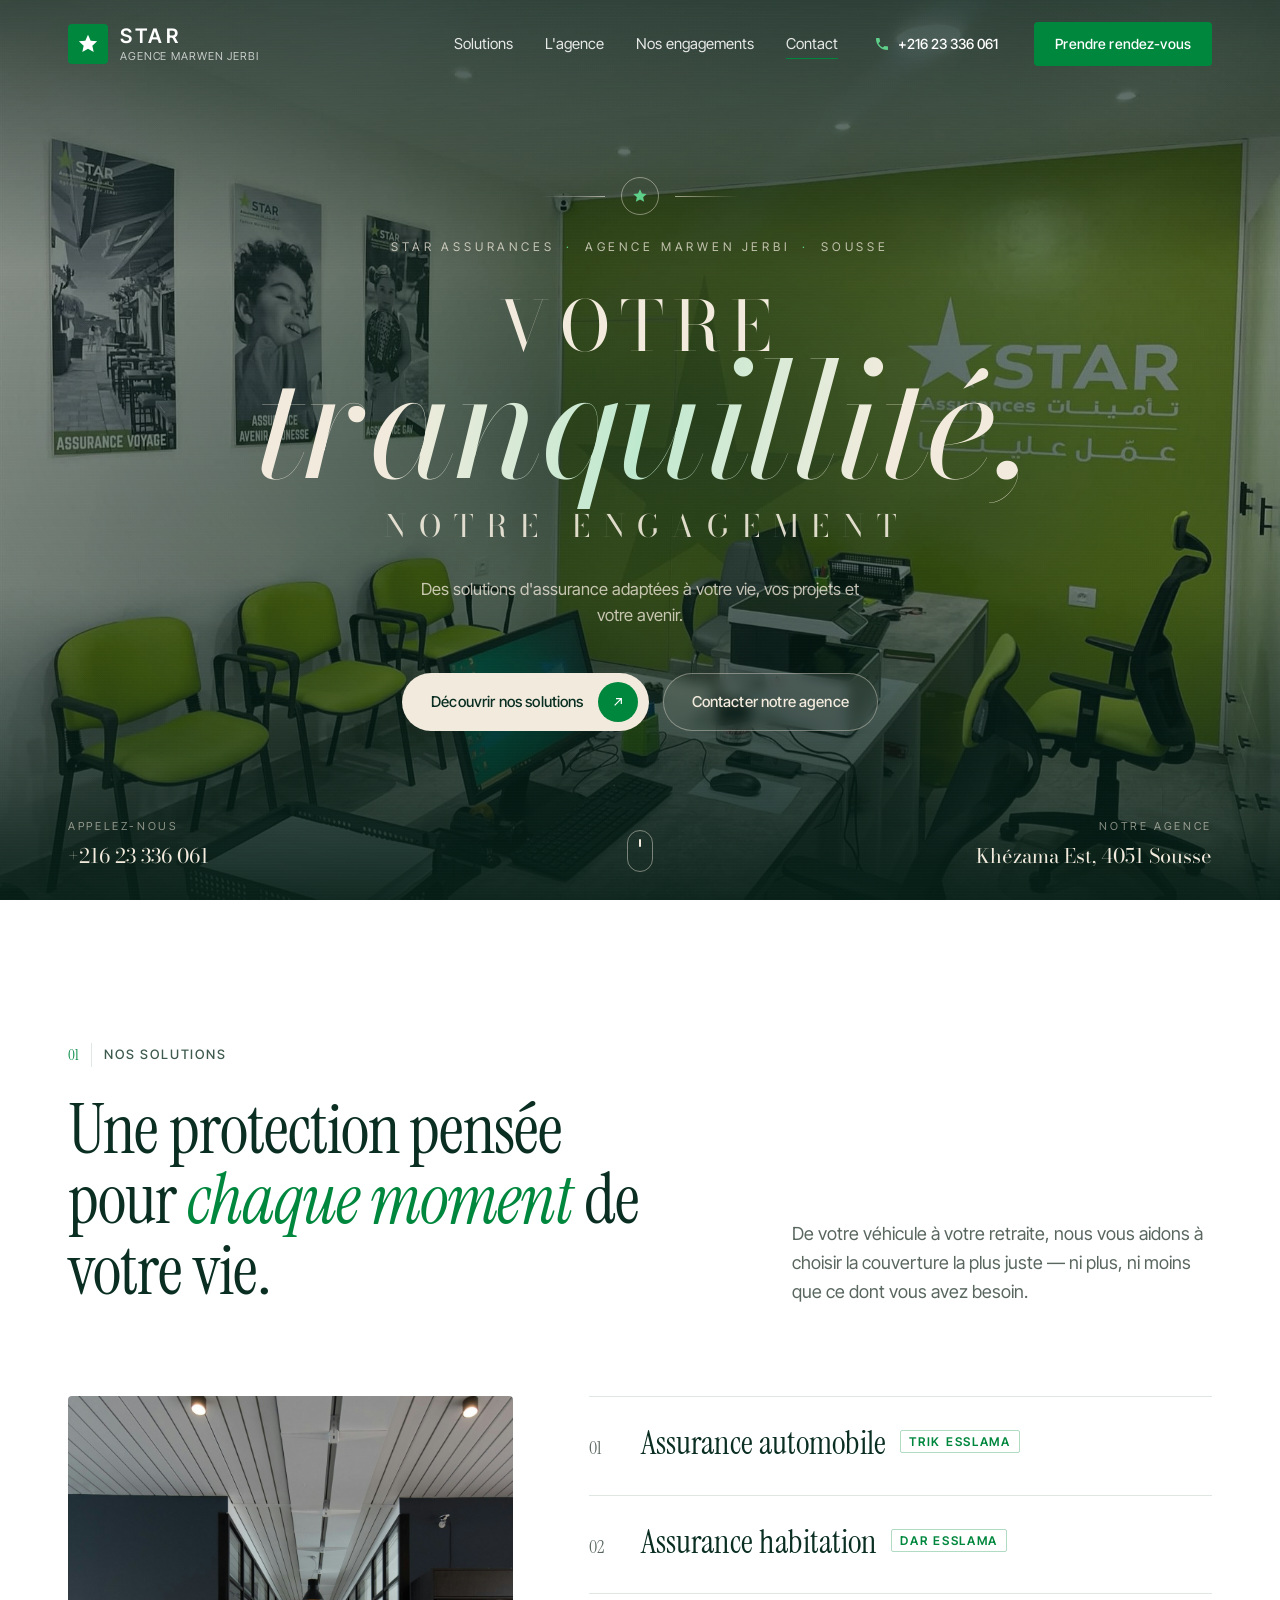
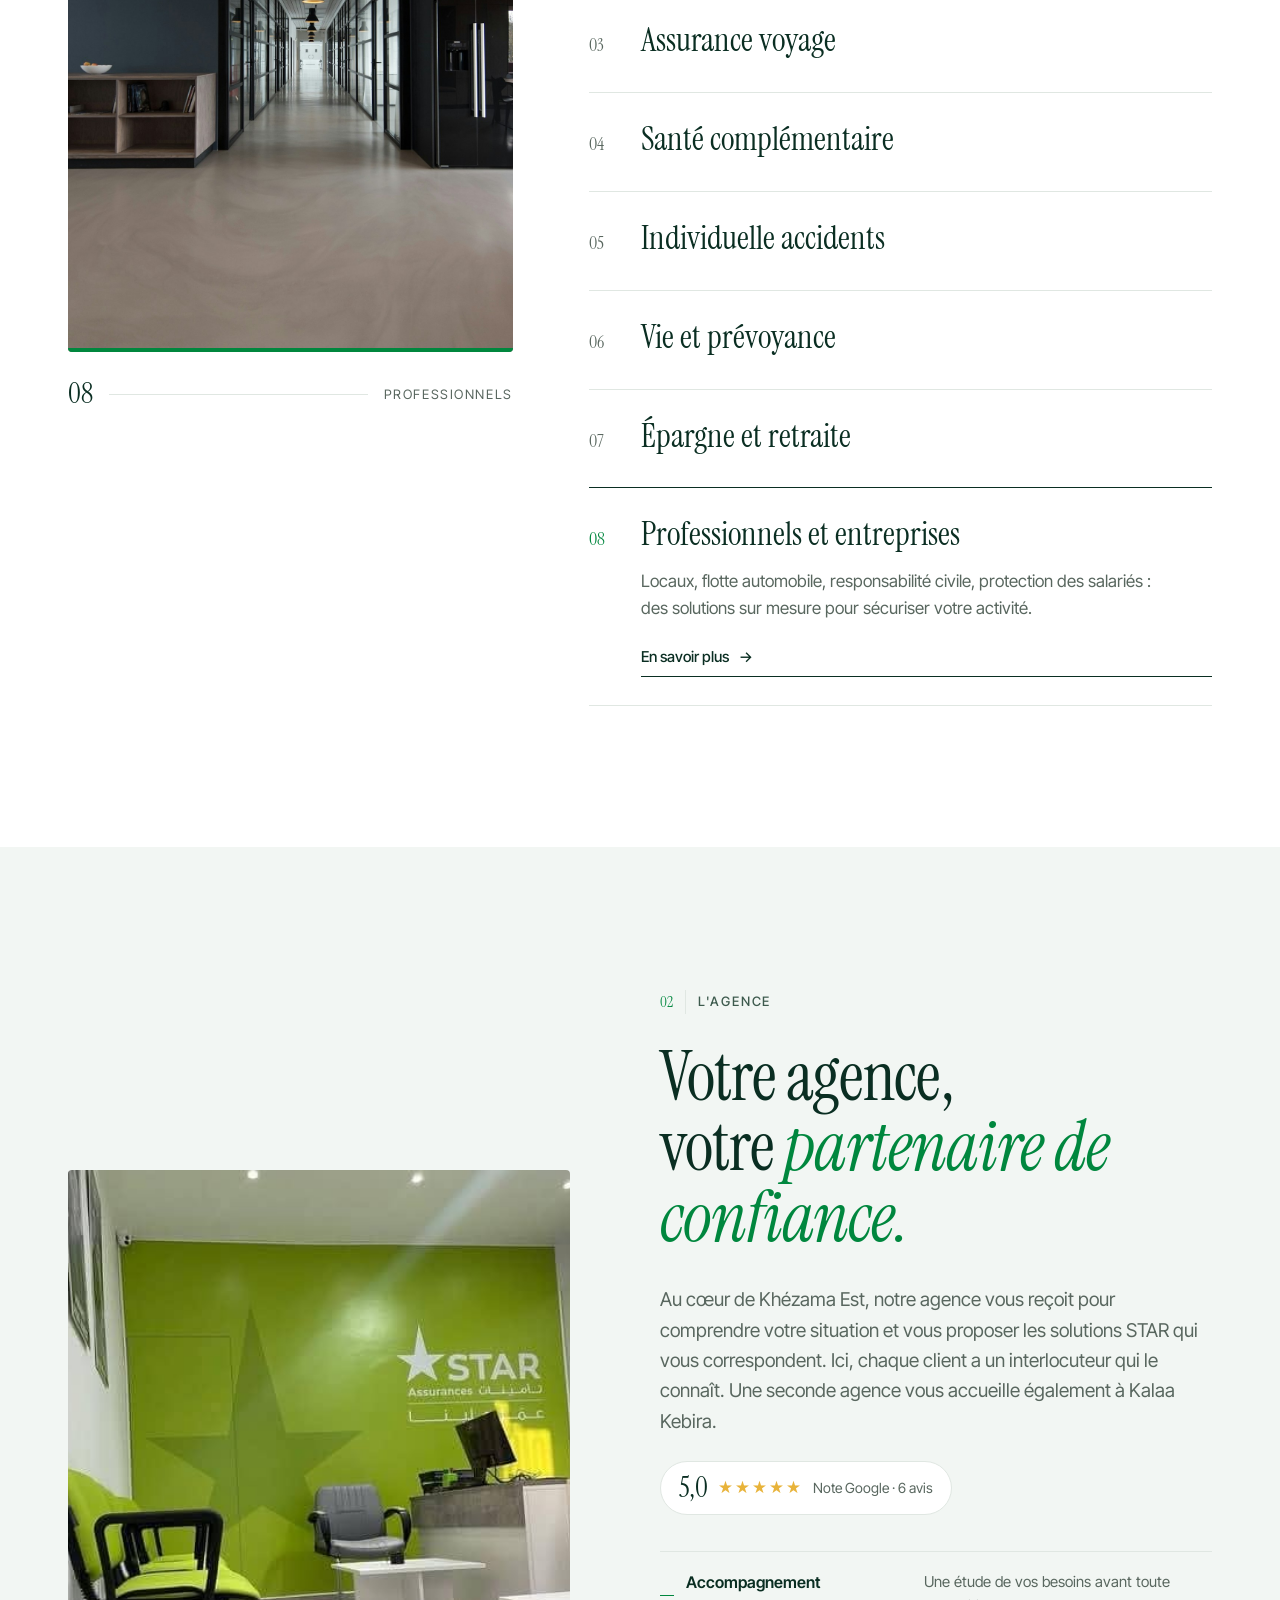
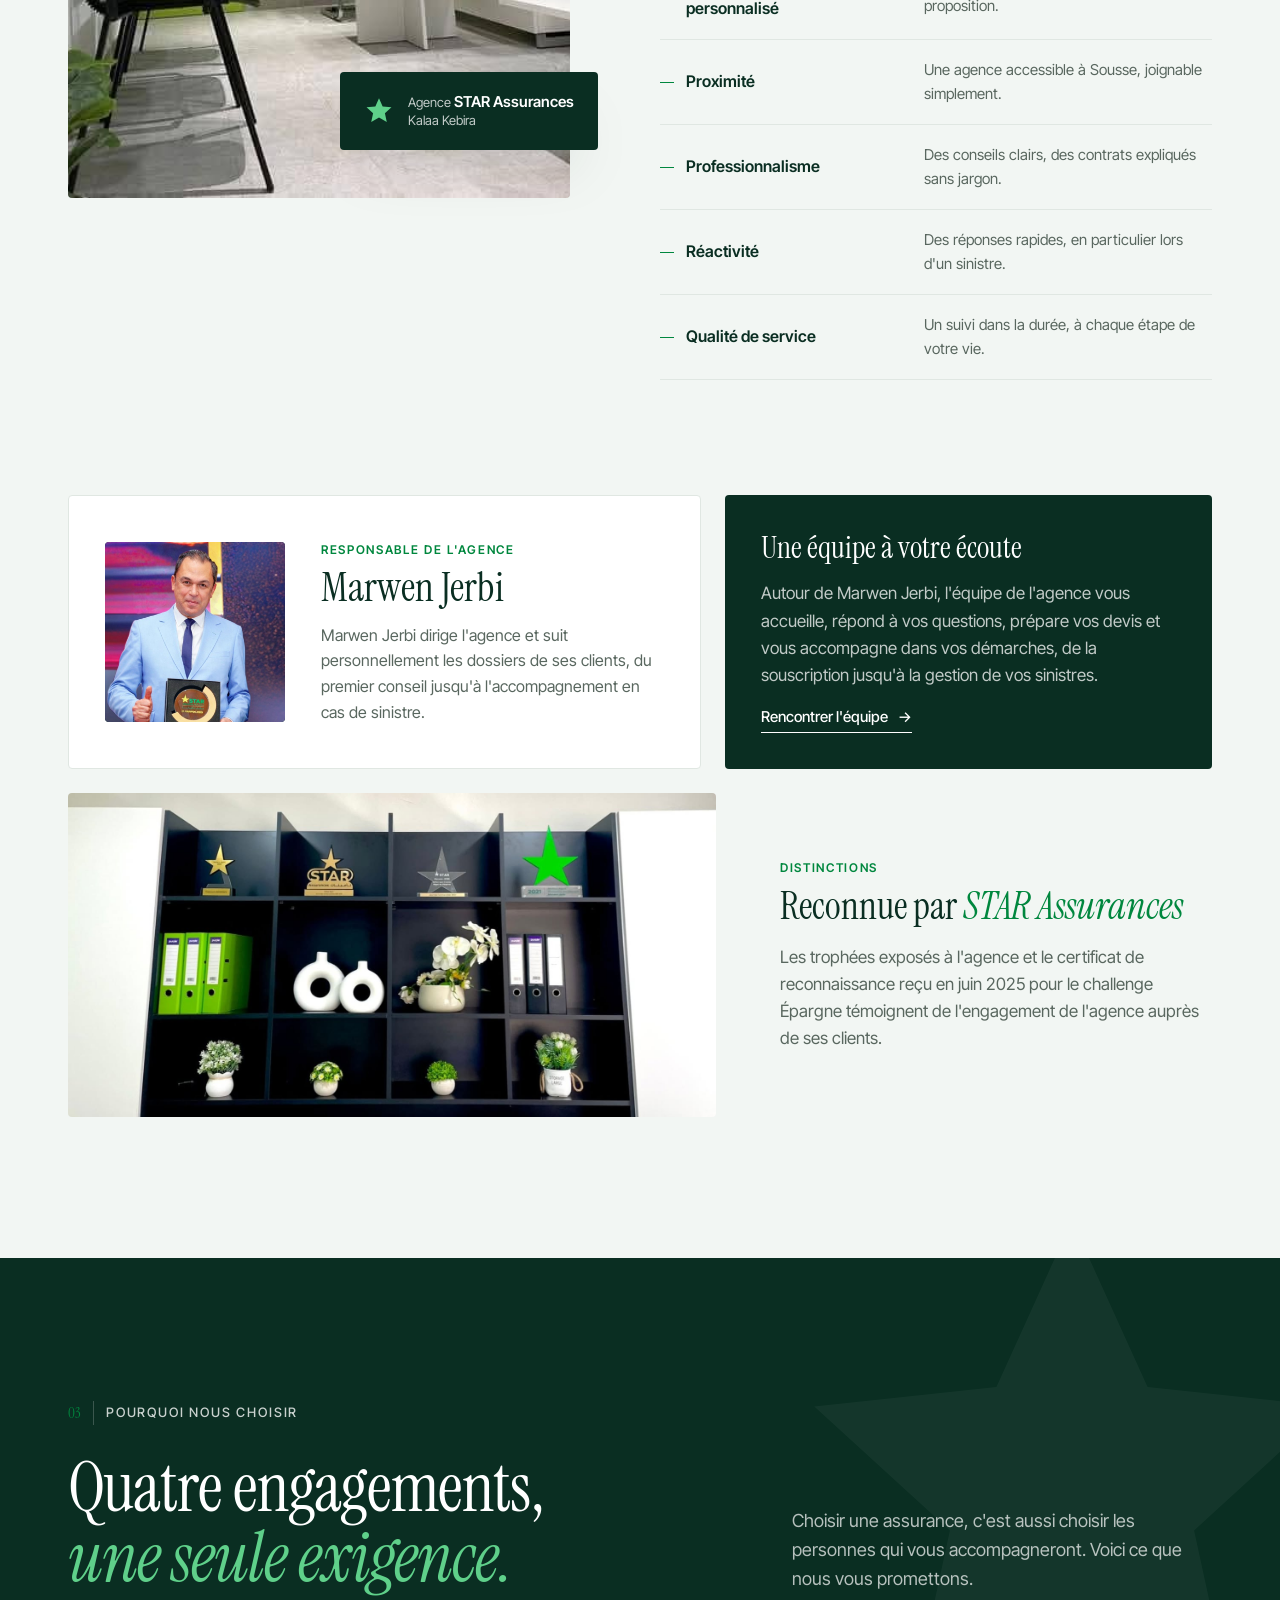
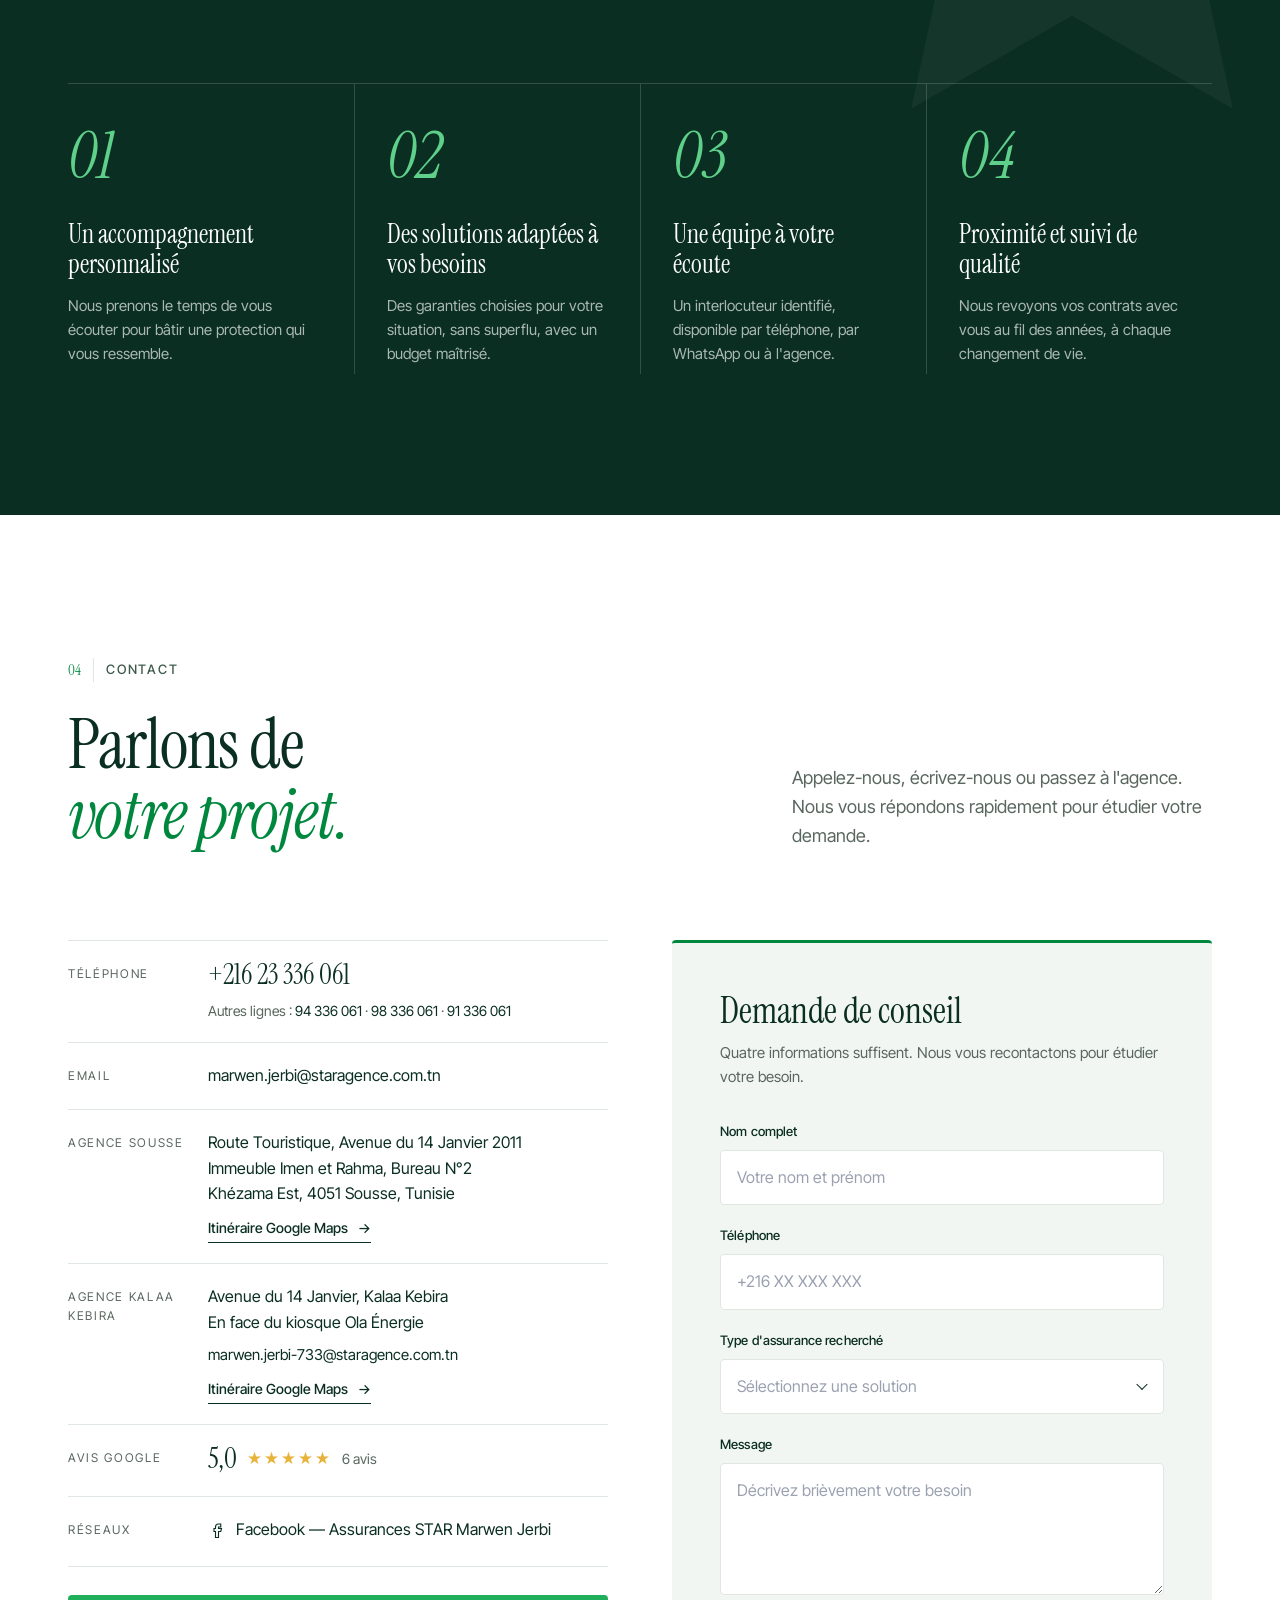
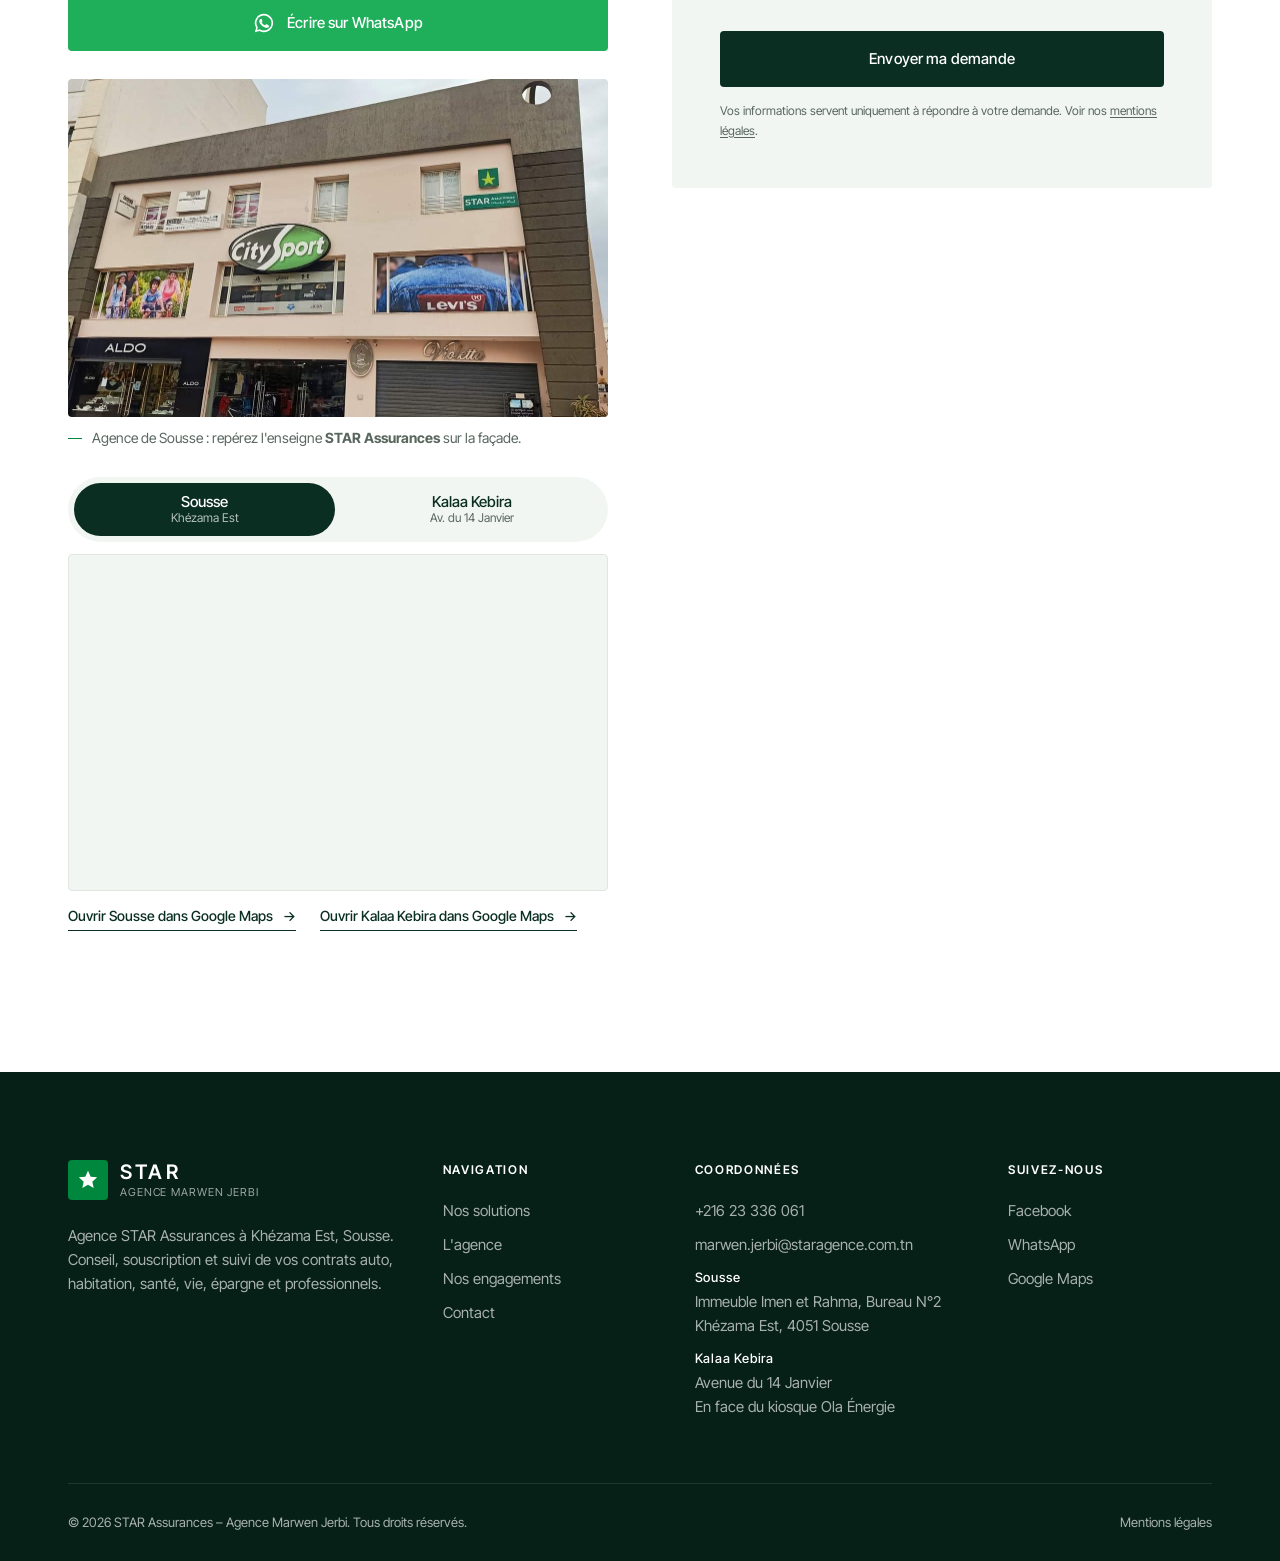
<file: index.html>
<!doctype html>
<html lang="fr" class="no-js">
<head>
  <meta charset="utf-8">
  <meta name="viewport" content="width=device-width, initial-scale=1">
  <title>STAR Assurances – Agence Marwen Jerbi | Assurance à Sousse, Khézama Est</title>
  <meta name="description" content="Agences STAR Assurances Marwen Jerbi à Khézama Est (Sousse) et Kalaa Kebira : assurance auto TRIK ESSLAMA, habitation DAR ESSLAMA, voyage, santé, vie, épargne et entreprises. Conseil personnalisé et proximité.">
  <meta name="theme-color" content="#0A2E22">
  <link rel="canonical" href="https://star-marwen-jerbi.rayantriki.com/">
  <link rel="icon" href="assets/img/favicon.svg" type="image/svg+xml">

  <!-- Open Graph -->
  <meta property="og:type" content="website">
  <meta property="og:locale" content="fr_TN">
  <meta property="og:title" content="STAR Assurances – Agence Marwen Jerbi, Sousse">
  <meta property="og:description" content="Votre tranquillité, notre engagement. Des solutions d'assurance adaptées à votre vie, vos projets et votre avenir.">
  <meta property="og:image" content="https://star-marwen-jerbi.rayantriki.com/assets/img/photos/accueil.jpg">

  <link rel="preconnect" href="https://fonts.googleapis.com">
  <link rel="preconnect" href="https://fonts.gstatic.com" crossorigin>
  <link href="https://fonts.googleapis.com/css2?family=Bodoni+Moda:ital,opsz,wght@0,6..96,400;1,6..96,400&family=Instrument+Serif:ital@0;1&family=Inter+Tight:wght@400;500;600&display=swap" rel="stylesheet">
  <link rel="stylesheet" href="assets/css/styles.css">

  <script type="application/ld+json">
  {
    "@context": "https://schema.org",
    "@type": "InsuranceAgency",
    "name": "STAR Assurances – Agence Marwen Jerbi",
    "telephone": "+216 23 336 061",
    "email": "marwen.jerbi@staragence.com.tn",
    "address": {
      "@type": "PostalAddress",
      "streetAddress": "Route Touristique, Avenue du 14 Janvier 2011, Immeuble Imen et Rahma, Bureau N°2",
      "addressLocality": "Khézama Est, Sousse",
      "postalCode": "4051",
      "addressCountry": "TN"
    },
    "hasMap": "https://maps.app.goo.gl/6VXEfcFjtmcxRBpUA",
    "sameAs": ["https://www.facebook.com/assurancesstarmarwenejerbi"],
    "areaServed": "Sousse, Tunisie"
  }
  </script>
</head>
<body>
  <a class="skip-link" href="#main">Aller au contenu</a>

  <!-- ============ HEADER ============ -->
  <header class="header" data-header>
    <div class="container header__inner">
      <a href="#top" class="brand" aria-label="STAR Assurances – Agence Marwen Jerbi, accueil">
        <span class="brand__mark" aria-hidden="true">
          <svg viewBox="0 0 32 32"><path d="M16 2.5l3.9 8.6 9.4 1-7 6.4 2 9.2L16 22.9l-8.3 4.8 2-9.2-7-6.4 9.4-1z"/></svg>
        </span>
        <span class="brand__text">
          <span class="brand__name">STAR</span>
          <span class="brand__sub">Agence Marwen Jerbi</span>
        </span>
      </a>

      <nav class="nav" id="nav" aria-label="Navigation principale">
        <ul class="nav__list">
          <li><a href="#solutions" class="nav__link">Solutions</a></li>
          <li><a href="#agence" class="nav__link">L'agence</a></li>
          <li><a href="#engagements" class="nav__link">Nos engagements</a></li>
          <li><a href="#contact" class="nav__link">Contact</a></li>
        </ul>
        <a href="tel:+21623336061" class="nav__phone">
          <svg aria-hidden="true" viewBox="0 0 24 24"><path d="M6.6 10.8a15.1 15.1 0 006.6 6.6l2.2-2.2a1 1 0 011-.25 11.4 11.4 0 003.6.57 1 1 0 011 1V20a1 1 0 01-1 1A17 17 0 013 4a1 1 0 011-1h3.5a1 1 0 011 1c0 1.25.2 2.45.57 3.57a1 1 0 01-.25 1z"/></svg>
          +216 23 336 061
        </a>
        <a href="#contact" class="btn btn--accent btn--sm nav__cta">Prendre rendez-vous</a>
      </nav>

      <button class="burger" type="button" aria-expanded="false" aria-controls="nav" aria-label="Ouvrir le menu" data-burger>
        <span></span><span></span>
      </button>
    </div>
  </header>

  <main id="main">
    <!-- ============ HERO ============ -->
    <section class="hero" id="top" aria-labelledby="hero-title">
      <div class="hero__media">
        <img src="assets/img/photos/accueil.jpg"
             alt="L’agence STAR Assurances Marwen Jerbi de Kalaa Kebira : mur vert à l’étoile STAR et espace d’accueil"
             fetchpriority="high" width="1800" height="1350">
      </div>

      <div class="container hero__center">
        <div class="hero__ornament reveal" aria-hidden="true">
          <span class="hero__ornament-line"></span>
          <span class="hero__ornament-star"><svg viewBox="0 0 32 32"><path d="M16 2.5l3.9 8.6 9.4 1-7 6.4 2 9.2L16 22.9l-8.3 4.8 2-9.2-7-6.4 9.4-1z"/></svg></span>
          <span class="hero__ornament-line"></span>
        </div>
        <p class="hero__kicker reveal">STAR Assurances <span>·</span> Agence Marwen Jerbi <span>·</span> Sousse</p>

        <h1 class="hero__title reveal" id="hero-title">
          <span class="hero__caps">Votre</span>
          <span class="hero__script">tranquillité,</span>
          <span class="hero__caps hero__caps--sub">notre engagement</span>
        </h1>

        <p class="hero__lead reveal">Des solutions d'assurance adaptées à votre vie, vos projets et votre avenir.</p>

        <div class="hero__actions reveal">
          <a href="#solutions" class="pill pill--light">
            Découvrir nos solutions
            <span class="pill__icon" aria-hidden="true"><svg viewBox="0 0 24 24"><path d="M7 17L17 7M9 7h8v8"/></svg></span>
          </a>
          <a href="#contact" class="pill pill--ghost">Contacter notre agence</a>
        </div>
      </div>

      <div class="container hero__meta reveal">
        <a href="tel:+21623336061" class="hero__meta-item">
          <span class="hero__meta-label">Appelez-nous</span>
          <span class="hero__meta-value">+216 23 336 061</span>
        </a>
        <a href="#solutions" class="hero__scroll" aria-label="Faire défiler vers nos solutions"><span></span></a>
        <a href="https://maps.app.goo.gl/6VXEfcFjtmcxRBpUA" target="_blank" rel="noopener" class="hero__meta-item hero__meta-item--right">
          <span class="hero__meta-label">Notre agence</span>
          <span class="hero__meta-value">Khézama Est, 4051 Sousse</span>
        </a>
      </div>
    </section>

    <!-- ============ SOLUTIONS ============ -->
    <section class="solutions section" id="solutions" aria-labelledby="solutions-title">
      <div class="container">
        <header class="section-head">
          <div>
            <p class="eyebrow reveal"><span class="eyebrow__num">01</span>Nos solutions</p>
            <h2 class="section-title reveal" id="solutions-title">Une protection pensée<br>pour <em>chaque moment</em> de votre vie.</h2>
          </div>
          <p class="section-intro reveal">De votre véhicule à votre retraite, nous vous aidons à choisir la couverture la plus juste — ni plus, ni moins que ce dont vous avez besoin.</p>
        </header>

        <div class="solutions__layout">
          <!-- Sticky visual (desktop) -->
          <div class="solutions__visual" aria-hidden="true">
            <div class="solutions__frame" data-solutions-frame>
              <!-- images injected from list data-img -->
            </div>
            <div class="solutions__caption">
              <span class="solutions__caption-num" data-solutions-num>01</span>
              <span class="solutions__caption-line"></span>
              <span data-solutions-tag>Particuliers</span>
            </div>
          </div>

          <ol class="solutions__list" data-solutions-list>
            <li class="solution is-active" data-img="assets/img/photos/automobile.jpg" data-tag="Particuliers">
              <img class="solution__thumb" loading="lazy" src="assets/img/photos/automobile.jpg" alt="Voiture sur la route – assurance automobile TRIK ESSLAMA">
              <div class="solution__head">
                <span class="solution__num">01</span>
                <h3 class="solution__title">Assurance automobile <span class="solution__brand">TRIK ESSLAMA</span></h3>
              </div>
              <div class="solution__body">
                <p>Une couverture claire pour rouler l'esprit libre : responsabilité civile, garanties complémentaires et assistance selon votre usage.</p>
                <a href="#contact" class="link-arrow" data-type="Automobile – TRIK ESSLAMA">En savoir plus</a>
              </div>
            </li>
            <li class="solution" data-img="assets/img/photos/habitation.jpg" data-tag="Particuliers">
              <img class="solution__thumb" loading="lazy" src="assets/img/photos/habitation.jpg" alt="Maison moderne – assurance habitation DAR ESSLAMA">
              <div class="solution__head">
                <span class="solution__num">02</span>
                <h3 class="solution__title">Assurance habitation <span class="solution__brand">DAR ESSLAMA</span></h3>
              </div>
              <div class="solution__body">
                <p>Protégez votre logement et ce qu'il contient contre les imprévus du quotidien : dégâts des eaux, incendie, vol et responsabilité civile.</p>
                <a href="#contact" class="link-arrow" data-type="Habitation – DAR ESSLAMA">En savoir plus</a>
              </div>
            </li>
            <li class="solution" data-img="assets/img/photos/voyage.jpg" data-tag="Particuliers">
              <img class="solution__thumb" loading="lazy" src="assets/img/photos/voyage.jpg" alt="Aile d’avion au-dessus des nuages – assurance voyage">
              <div class="solution__head">
                <span class="solution__num">03</span>
                <h3 class="solution__title">Assurance voyage</h3>
              </div>
              <div class="solution__body">
                <p>Partez sereinement, pour affaires ou pour le plaisir, avec une assistance adaptée à votre destination et à la durée de votre séjour.</p>
                <a href="#contact" class="link-arrow" data-type="Voyage">En savoir plus</a>
              </div>
            </li>
            <li class="solution" data-img="assets/img/photos/sante.jpg" data-tag="Particuliers">
              <img class="solution__thumb" loading="lazy" src="assets/img/photos/sante.jpg" alt="Consultation médicale – assurance santé complémentaire">
              <div class="solution__head">
                <span class="solution__num">04</span>
                <h3 class="solution__title">Santé complémentaire</h3>
              </div>
              <div class="solution__body">
                <p>Complétez vos remboursements de soins pour vous et votre famille, et accédez à une prise en charge plus sereine de vos dépenses de santé.</p>
                <a href="#contact" class="link-arrow" data-type="Santé complémentaire">En savoir plus</a>
              </div>
            </li>
            <li class="solution" data-img="assets/img/photos/accidents.jpg" data-tag="Particuliers">
              <img class="solution__thumb" loading="lazy" src="assets/img/photos/accidents.jpg" alt="Cyclistes sur la route – assurance individuelle accidents">
              <div class="solution__head">
                <span class="solution__num">05</span>
                <h3 class="solution__title">Individuelle accidents</h3>
              </div>
              <div class="solution__body">
                <p>Un capital et des indemnités pour faire face aux conséquences d'un accident de la vie, au travail comme dans vos loisirs.</p>
                <a href="#contact" class="link-arrow" data-type="Individuelle accidents">En savoir plus</a>
              </div>
            </li>
            <li class="solution" data-img="assets/img/photos/vie.jpg" data-tag="Avenir">
              <img class="solution__thumb" loading="lazy" src="assets/img/photos/vie.jpg" alt="Parents et enfant – assurance vie et prévoyance">
              <div class="solution__head">
                <span class="solution__num">06</span>
                <h3 class="solution__title">Vie et prévoyance</h3>
              </div>
              <div class="solution__body">
                <p>Préservez l'avenir de vos proches et garantissez leur stabilité financière, quoi qu'il arrive.</p>
                <a href="#contact" class="link-arrow" data-type="Vie et prévoyance">En savoir plus</a>
              </div>
            </li>
            <li class="solution" data-img="assets/img/photos/epargne.jpg" data-tag="Avenir">
              <img class="solution__thumb" loading="lazy" src="assets/img/photos/epargne.jpg" alt="Pièces et jeune pousse – épargne et retraite">
              <div class="solution__head">
                <span class="solution__num">07</span>
                <h3 class="solution__title">Épargne et retraite</h3>
              </div>
              <div class="solution__body">
                <p>Construisez progressivement un capital pour vos projets, les études de vos enfants ou une retraite plus confortable.</p>
                <a href="#contact" class="link-arrow" data-type="Épargne et retraite">En savoir plus</a>
              </div>
            </li>
            <li class="solution" data-img="assets/img/photos/entreprises.jpg" data-tag="Professionnels">
              <img class="solution__thumb" loading="lazy" src="assets/img/photos/entreprises.jpg" alt="Bureaux d’entreprise – assurance des professionnels">
              <div class="solution__head">
                <span class="solution__num">08</span>
                <h3 class="solution__title">Professionnels et entreprises</h3>
              </div>
              <div class="solution__body">
                <p>Locaux, flotte automobile, responsabilité civile, protection des salariés : des solutions sur mesure pour sécuriser votre activité.</p>
                <a href="#contact" class="link-arrow" data-type="Professionnels et entreprises">En savoir plus</a>
              </div>
            </li>
          </ol>
        </div>
      </div>
    </section>

    <!-- ============ AGENCE ============ -->
    <section class="agency section section--grey" id="agence" aria-labelledby="agency-title">
      <div class="container agency__grid">
        <div class="agency__media reveal">
          <img loading="lazy" src="assets/img/photos/agence.jpg" alt="L’espace d’accueil de l’agence STAR Marwen Jerbi à Kalaa Kebira" width="720" height="540">
          <div class="agency__badge">
            <svg aria-hidden="true" viewBox="0 0 32 32"><path d="M16 2.5l3.9 8.6 9.4 1-7 6.4 2 9.2L16 22.9l-8.3 4.8 2-9.2-7-6.4 9.4-1z"/></svg>
            <span>Agence <strong>STAR Assurances</strong><br>Kalaa Kebira</span>
          </div>
        </div>

        <div class="agency__content">
          <p class="eyebrow reveal"><span class="eyebrow__num">02</span>L'agence</p>
          <h2 class="section-title reveal" id="agency-title">Votre agence,<br>votre <em>partenaire de confiance.</em></h2>
          <p class="agency__lead reveal">Au cœur de Khézama Est, notre agence vous reçoit pour comprendre votre situation et vous proposer les solutions STAR qui vous correspondent. Ici, chaque client a un interlocuteur qui le connaît. Une seconde agence vous accueille également à Kalaa Kebira.</p>
          <a class="rating rating--block reveal" href="https://maps.app.goo.gl/6VXEfcFjtmcxRBpUA" target="_blank" rel="noopener" aria-label="Note Google 5,0 sur 5, 6 avis">
            <span class="rating__score">5,0</span>
            <span class="rating__stars" aria-hidden="true">★★★★★</span>
            <span class="rating__count">Note Google · 6 avis</span>
          </a>

          <ul class="pillars">
            <li class="pillar reveal"><span class="pillar__k">Accompagnement personnalisé</span><span class="pillar__v">Une étude de vos besoins avant toute proposition.</span></li>
            <li class="pillar reveal"><span class="pillar__k">Proximité</span><span class="pillar__v">Une agence accessible à Sousse, joignable simplement.</span></li>
            <li class="pillar reveal"><span class="pillar__k">Professionnalisme</span><span class="pillar__v">Des conseils clairs, des contrats expliqués sans jargon.</span></li>
            <li class="pillar reveal"><span class="pillar__k">Réactivité</span><span class="pillar__v">Des réponses rapides, en particulier lors d'un sinistre.</span></li>
            <li class="pillar reveal"><span class="pillar__k">Qualité de service</span><span class="pillar__v">Un suivi dans la durée, à chaque étape de votre vie.</span></li>
          </ul>
        </div>
      </div>

      <!-- Team -->
      <div class="container team">
        <article class="person reveal">
          <div class="person__portrait">
            <!-- Photo : assets/img/photos/marwen-jerbi.jpg — le monogramme s'affiche tant qu'elle est absente -->
            <img src="assets/img/photos/marwen-jerbi.jpg" alt="Marwen Jerbi, responsable de l'agence STAR" data-ph="remove" loading="lazy">
            <span aria-hidden="true">MJ</span>
          </div>
          <div class="person__body">
            <p class="person__role">Responsable de l'agence</p>
            <h3 class="person__name">Marwen Jerbi</h3>
            <p class="person__quote">Marwen Jerbi dirige l'agence et suit personnellement les dossiers de ses clients, du premier conseil jusqu'à l'accompagnement en cas de sinistre.</p>
          </div>
        </article>
        <div class="team__note reveal">
          <h3 class="team__title">Une équipe à votre écoute</h3>
          <p>Autour de Marwen Jerbi, l'équipe de l'agence vous accueille, répond à vos questions, prépare vos devis et vous accompagne dans vos démarches, de la souscription jusqu'à la gestion de vos sinistres.</p>
          <a href="#contact" class="link-arrow">Rencontrer l'équipe</a>
        </div>
      </div>

      <!-- Distinctions -->
      <div class="container awards">
        <figure class="awards__media reveal">
          <img loading="lazy" src="assets/img/photos/distinctions.jpg" alt="Trophées STAR Assurances exposés dans l'agence Marwen Jerbi" width="1520" height="769">
        </figure>
        <div class="awards__text reveal">
          <p class="person__role">Distinctions</p>
          <h3 class="team__title awards__title">Reconnue par <em>STAR Assurances</em></h3>
          <p>Les trophées exposés à l'agence et le certificat de reconnaissance reçu en juin 2025 pour le challenge Épargne témoignent de l'engagement de l'agence auprès de ses clients.</p>
        </div>
      </div>
    </section>

    <!-- ============ ENGAGEMENTS ============ -->
    <section class="why section section--deep" id="engagements" aria-labelledby="why-title">
      <div class="container">
        <header class="section-head section-head--light">
          <div>
            <p class="eyebrow eyebrow--light reveal"><span class="eyebrow__num">03</span>Pourquoi nous choisir</p>
            <h2 class="section-title reveal" id="why-title">Quatre engagements,<br><em>une seule exigence.</em></h2>
          </div>
          <p class="section-intro reveal">Choisir une assurance, c'est aussi choisir les personnes qui vous accompagneront. Voici ce que nous vous promettons.</p>
        </header>

        <ol class="why__grid">
          <li class="why__item reveal">
            <span class="why__num">01</span>
            <h3>Un accompagnement personnalisé</h3>
            <p>Nous prenons le temps de vous écouter pour bâtir une protection qui vous ressemble.</p>
          </li>
          <li class="why__item reveal">
            <span class="why__num">02</span>
            <h3>Des solutions adaptées à vos besoins</h3>
            <p>Des garanties choisies pour votre situation, sans superflu, avec un budget maîtrisé.</p>
          </li>
          <li class="why__item reveal">
            <span class="why__num">03</span>
            <h3>Une équipe à votre écoute</h3>
            <p>Un interlocuteur identifié, disponible par téléphone, par WhatsApp ou à l'agence.</p>
          </li>
          <li class="why__item reveal">
            <span class="why__num">04</span>
            <h3>Proximité et suivi de qualité</h3>
            <p>Nous revoyons vos contrats avec vous au fil des années, à chaque changement de vie.</p>
          </li>
        </ol>
      </div>
    </section>

    <!-- ============ CONTACT ============ -->
    <section class="contact section" id="contact" aria-labelledby="contact-title">
      <div class="container">
        <header class="section-head">
          <div>
            <p class="eyebrow reveal"><span class="eyebrow__num">04</span>Contact</p>
            <h2 class="section-title reveal" id="contact-title">Parlons de<br><em>votre projet.</em></h2>
          </div>
          <p class="section-intro reveal">Appelez-nous, écrivez-nous ou passez à l'agence. Nous vous répondons rapidement pour étudier votre demande.</p>
        </header>

        <div class="contact__grid">
          <div class="contact__info reveal">
            <dl class="coords">
              <div class="coords__row">
                <dt>Téléphone</dt>
                <dd>
                  <a href="tel:+21623336061">+216 23 336 061</a>
                  <p class="coords__more">Autres lignes :
                    <a href="tel:+21694336061">94 336 061</a> ·
                    <a href="tel:+21698336061">98 336 061</a> ·
                    <a href="tel:+21691336061">91 336 061</a>
                  </p>
                </dd>
              </div>
              <div class="coords__row">
                <dt>Email</dt>
                <dd><a href="mailto:marwen.jerbi@staragence.com.tn">marwen.jerbi@staragence.com.tn</a></dd>
              </div>
              <div class="coords__row">
                <dt>Agence Sousse</dt>
                <dd>
                  <address>Route Touristique, Avenue du 14 Janvier 2011<br>Immeuble Imen et Rahma, Bureau N°2<br>Khézama Est, 4051 Sousse, Tunisie</address>
                  <a class="link-arrow link-arrow--sm" href="https://maps.app.goo.gl/6VXEfcFjtmcxRBpUA" target="_blank" rel="noopener">Itinéraire Google Maps</a>
                </dd>
              </div>
              <div class="coords__row">
                <dt>Agence Kalaa Kebira</dt>
                <dd>
                  <address>Avenue du 14 Janvier, Kalaa Kebira<br>En face du kiosque Ola Énergie</address>
                  <a class="coords__mail" href="mailto:marwen.jerbi-733@staragence.com.tn">marwen.jerbi-733@staragence.com.tn</a><br>
                  <a class="link-arrow link-arrow--sm" href="https://maps.app.goo.gl/xFdwdeEusxA3ReDVA" target="_blank" rel="noopener">Itinéraire Google Maps</a>
                </dd>
              </div>
              <div class="coords__row">
                <dt>Avis Google</dt>
                <dd>
                  <a class="rating" href="https://maps.app.goo.gl/6VXEfcFjtmcxRBpUA" target="_blank" rel="noopener" aria-label="Note Google 5,0 sur 5, 6 avis">
                    <span class="rating__score">5,0</span>
                    <span class="rating__stars" aria-hidden="true">★★★★★</span>
                    <span class="rating__count">6 avis</span>
                  </a>
                </dd>
              </div>
              <div class="coords__row">
                <dt>Réseaux</dt>
                <dd><a href="https://www.facebook.com/assurancesstarmarwenejerbi?locale=fr_FR" target="_blank" rel="noopener" class="social">
                  <svg aria-hidden="true" viewBox="0 0 24 24"><path d="M14 8h3V4h-3a4 4 0 00-4 4v2H8v4h2v8h4v-8h3l1-4h-4V8z"/></svg>
                  Facebook — Assurances STAR Marwen Jerbi</a></dd>
              </div>
            </dl>

            <a class="btn btn--whatsapp" href="https://wa.me/21623336061?text=Bonjour%2C%20je%20souhaite%20des%20informations%20sur%20une%20assurance%20STAR." target="_blank" rel="noopener">
              <svg aria-hidden="true" viewBox="0 0 24 24"><path d="M12 2a10 10 0 00-8.6 15.1L2 22l5-1.3A10 10 0 1012 2zm0 18.2a8.2 8.2 0 01-4.2-1.1l-.3-.2-3 .8.8-2.9-.2-.3A8.2 8.2 0 1112 20.2zm4.5-6.1c-.2-.1-1.5-.7-1.7-.8s-.4-.1-.6.1-.6.8-.8 1-.3.2-.5.1a6.7 6.7 0 01-3.3-2.9c-.3-.4.3-.4.7-1.4a.5.5 0 000-.4l-.8-1.9c-.2-.5-.4-.4-.6-.4h-.5a1 1 0 00-.7.3 3 3 0 00-.9 2.2 5.2 5.2 0 001.1 2.7 11.8 11.8 0 004.5 4c1.7.7 2.3.8 3.2.6a2.7 2.7 0 001.8-1.2 2.2 2.2 0 00.1-1.2c0-.1-.2-.2-.5-.3z"/></svg>
              Écrire sur WhatsApp
            </a>

            <figure class="facade">
              <img loading="lazy" src="assets/img/photos/facade.jpg" alt="Façade de l'immeuble avec l'enseigne STAR Assurances" width="1080" height="789">
              <figcaption>Agence de Sousse : repérez l'enseigne <strong>STAR Assurances</strong> sur la façade.</figcaption>
            </figure>

            <div class="maps" data-maps>
              <div class="maps__tabs" role="tablist" aria-label="Choisir l'agence sur la carte">
                <button type="button" role="tab" id="tab-sousse" aria-controls="map-sousse" aria-selected="true" class="maps__tab is-active">Sousse <span>Khézama Est</span></button>
                <button type="button" role="tab" id="tab-kalaa" aria-controls="map-kalaa" aria-selected="false" tabindex="-1" class="maps__tab">Kalaa Kebira <span>Av. du 14 Janvier</span></button>
              </div>
              <div class="map" id="map-sousse" role="tabpanel" aria-labelledby="tab-sousse">
                <iframe title="Carte de l'agence STAR Marwen Jerbi à Khézama Est, Sousse"
                        src="https://www.google.com/maps?q=35.8487379,10.6175485&z=17&output=embed"
                        loading="lazy" referrerpolicy="no-referrer-when-downgrade" allowfullscreen></iframe>
              </div>
              <div class="map" id="map-kalaa" role="tabpanel" aria-labelledby="tab-kalaa" hidden>
                <iframe title="Carte de l'agence STAR Marwen Jerbi à Kalaa Kebira"
                        data-src="https://www.google.com/maps?q=35.8693578,10.5470775&z=17&output=embed"
                        loading="lazy" referrerpolicy="no-referrer-when-downgrade" allowfullscreen></iframe>
              </div>
              <div class="maps__links">
                <a class="link-arrow link-arrow--sm" href="https://maps.app.goo.gl/6VXEfcFjtmcxRBpUA" target="_blank" rel="noopener">Ouvrir Sousse dans Google Maps</a>
                <a class="link-arrow link-arrow--sm" href="https://maps.app.goo.gl/xFdwdeEusxA3ReDVA" target="_blank" rel="noopener">Ouvrir Kalaa Kebira dans Google Maps</a>
              </div>
            </div>
          </div>

          <form class="form reveal" id="contact-form" novalidate aria-describedby="form-hint">
            <h3 class="form__title">Demande de conseil</h3>
            <p class="form__hint" id="form-hint">Quatre informations suffisent. Nous vous recontactons pour étudier votre besoin.</p>

            <div class="field">
              <label for="f-name">Nom complet</label>
              <input id="f-name" name="name" type="text" autocomplete="name" required minlength="2" placeholder="Votre nom et prénom">
              <p class="field__error" aria-live="polite"></p>
            </div>

            <div class="field">
              <label for="f-phone">Téléphone</label>
              <input id="f-phone" name="phone" type="tel" autocomplete="tel" inputmode="tel" required placeholder="+216 XX XXX XXX">
              <p class="field__error" aria-live="polite"></p>
            </div>

            <div class="field">
              <label for="f-type">Type d'assurance recherché</label>
              <div class="select">
                <select id="f-type" name="type" required>
                  <option value="" disabled selected>Sélectionnez une solution</option>
                  <option>Automobile – TRIK ESSLAMA</option>
                  <option>Habitation – DAR ESSLAMA</option>
                  <option>Voyage</option>
                  <option>Santé complémentaire</option>
                  <option>Individuelle accidents</option>
                  <option>Vie et prévoyance</option>
                  <option>Épargne et retraite</option>
                  <option>Professionnels et entreprises</option>
                  <option>Autre demande</option>
                </select>
              </div>
              <p class="field__error" aria-live="polite"></p>
            </div>

            <div class="field">
              <label for="f-msg">Message</label>
              <textarea id="f-msg" name="message" rows="4" required minlength="10" placeholder="Décrivez brièvement votre besoin"></textarea>
              <p class="field__error" aria-live="polite"></p>
            </div>

            <button type="submit" class="btn btn--deep btn--block form__submit">
              <span class="form__submit-label">Envoyer ma demande</span>
              <span class="spinner" aria-hidden="true"></span>
            </button>
            <p class="form__legal">Vos informations servent uniquement à répondre à votre demande. Voir nos <a href="mentions-legales.html">mentions légales</a>.</p>

            <div class="form__success" role="status" aria-live="polite" hidden>
              <div class="form__success-icon" aria-hidden="true">
                <svg viewBox="0 0 24 24"><path d="M5 12.5l4.5 4.5L19 7.5"/></svg>
              </div>
              <h3>Merci, votre demande est prête.</h3>
              <p data-success-text>Nous revenons vers vous très rapidement.</p>
              <button type="button" class="link-arrow" data-form-reset>Envoyer une autre demande</button>
            </div>
          </form>
        </div>
      </div>
    </section>
  </main>

  <!-- ============ FOOTER ============ -->
  <footer class="footer">
    <div class="container">
      <div class="footer__top">
        <div class="footer__brand">
          <a href="#top" class="brand brand--light" aria-label="Retour en haut de page">
            <span class="brand__mark" aria-hidden="true"><svg viewBox="0 0 32 32"><path d="M16 2.5l3.9 8.6 9.4 1-7 6.4 2 9.2L16 22.9l-8.3 4.8 2-9.2-7-6.4 9.4-1z"/></svg></span>
            <span class="brand__text"><span class="brand__name">STAR</span><span class="brand__sub">Agence Marwen Jerbi</span></span>
          </a>
          <p>Agence STAR Assurances à Khézama Est, Sousse. Conseil, souscription et suivi de vos contrats auto, habitation, santé, vie, épargne et professionnels.</p>
        </div>

        <nav class="footer__col" aria-label="Liens du pied de page">
          <h4>Navigation</h4>
          <ul>
            <li><a href="#solutions">Nos solutions</a></li>
            <li><a href="#agence">L'agence</a></li>
            <li><a href="#engagements">Nos engagements</a></li>
            <li><a href="#contact">Contact</a></li>
          </ul>
        </nav>

        <div class="footer__col">
          <h4>Coordonnées</h4>
          <ul>
            <li><a href="tel:+21623336061">+216 23 336 061</a></li>
            <li><a href="mailto:marwen.jerbi@staragence.com.tn">marwen.jerbi@staragence.com.tn</a></li>
            <li><strong class="footer__place">Sousse</strong>Immeuble Imen et Rahma, Bureau N°2<br>Khézama Est, 4051 Sousse</li>
            <li><strong class="footer__place">Kalaa Kebira</strong>Avenue du 14 Janvier<br>En face du kiosque Ola Énergie</li>
          </ul>
        </div>

        <div class="footer__col">
          <h4>Suivez-nous</h4>
          <ul>
            <li><a href="https://www.facebook.com/assurancesstarmarwenejerbi?locale=fr_FR" target="_blank" rel="noopener">Facebook</a></li>
            <li><a href="https://wa.me/21623336061" target="_blank" rel="noopener">WhatsApp</a></li>
            <li><a href="https://maps.app.goo.gl/6VXEfcFjtmcxRBpUA" target="_blank" rel="noopener">Google Maps</a></li>
          </ul>
        </div>
      </div>

      <div class="footer__bottom">
        <p>© <span data-year>2026</span> STAR Assurances – Agence Marwen Jerbi. Tous droits réservés.</p>
        <a href="mentions-legales.html">Mentions légales</a>
      </div>
    </div>
  </footer>

  <!-- Quick contact: Appelez-nous + WhatsApp (floating on desktop, bottom bar on mobile) -->
  <nav class="quick" aria-label="Contact rapide">
    <a class="quick__btn quick__btn--call" href="tel:+21623336061" aria-label="Appeler l'agence au +216 23 336 061">
      <svg aria-hidden="true" viewBox="0 0 24 24"><path d="M6.6 10.8a15.1 15.1 0 006.6 6.6l2.2-2.2a1 1 0 011-.25 11.4 11.4 0 003.6.57 1 1 0 011 1V20a1 1 0 01-1 1A17 17 0 013 4a1 1 0 011-1h3.5a1 1 0 011 1c0 1.25.2 2.45.57 3.57a1 1 0 01-.25 1z"/></svg>
      <span>Appelez-nous</span>
    </a>
    <a class="quick__btn quick__btn--wa" href="https://wa.me/21623336061?text=Bonjour%2C%20je%20souhaite%20des%20informations%20sur%20une%20assurance%20STAR." target="_blank" rel="noopener" aria-label="Contacter l'agence sur WhatsApp">
      <svg aria-hidden="true" viewBox="0 0 24 24"><path d="M12 2a10 10 0 00-8.6 15.1L2 22l5-1.3A10 10 0 1012 2zm0 18.2a8.2 8.2 0 01-4.2-1.1l-.3-.2-3 .8.8-2.9-.2-.3A8.2 8.2 0 1112 20.2zm4.5-6.1c-.2-.1-1.5-.7-1.7-.8s-.4-.1-.6.1-.6.8-.8 1-.3.2-.5.1a6.7 6.7 0 01-3.3-2.9c-.3-.4.3-.4.7-1.4a.5.5 0 000-.4l-.8-1.9c-.2-.5-.4-.4-.6-.4h-.5a1 1 0 00-.7.3 3 3 0 00-.9 2.2 5.2 5.2 0 001.1 2.7 11.8 11.8 0 004.5 4c1.7.7 2.3.8 3.2.6a2.7 2.7 0 001.8-1.2 2.2 2.2 0 00.1-1.2c0-.1-.2-.2-.5-.3z"/></svg>
      <span>WhatsApp</span>
    </a>
  </nav>

  <script src="assets/js/main.js" defer></script>
</body>
</html>
</file>
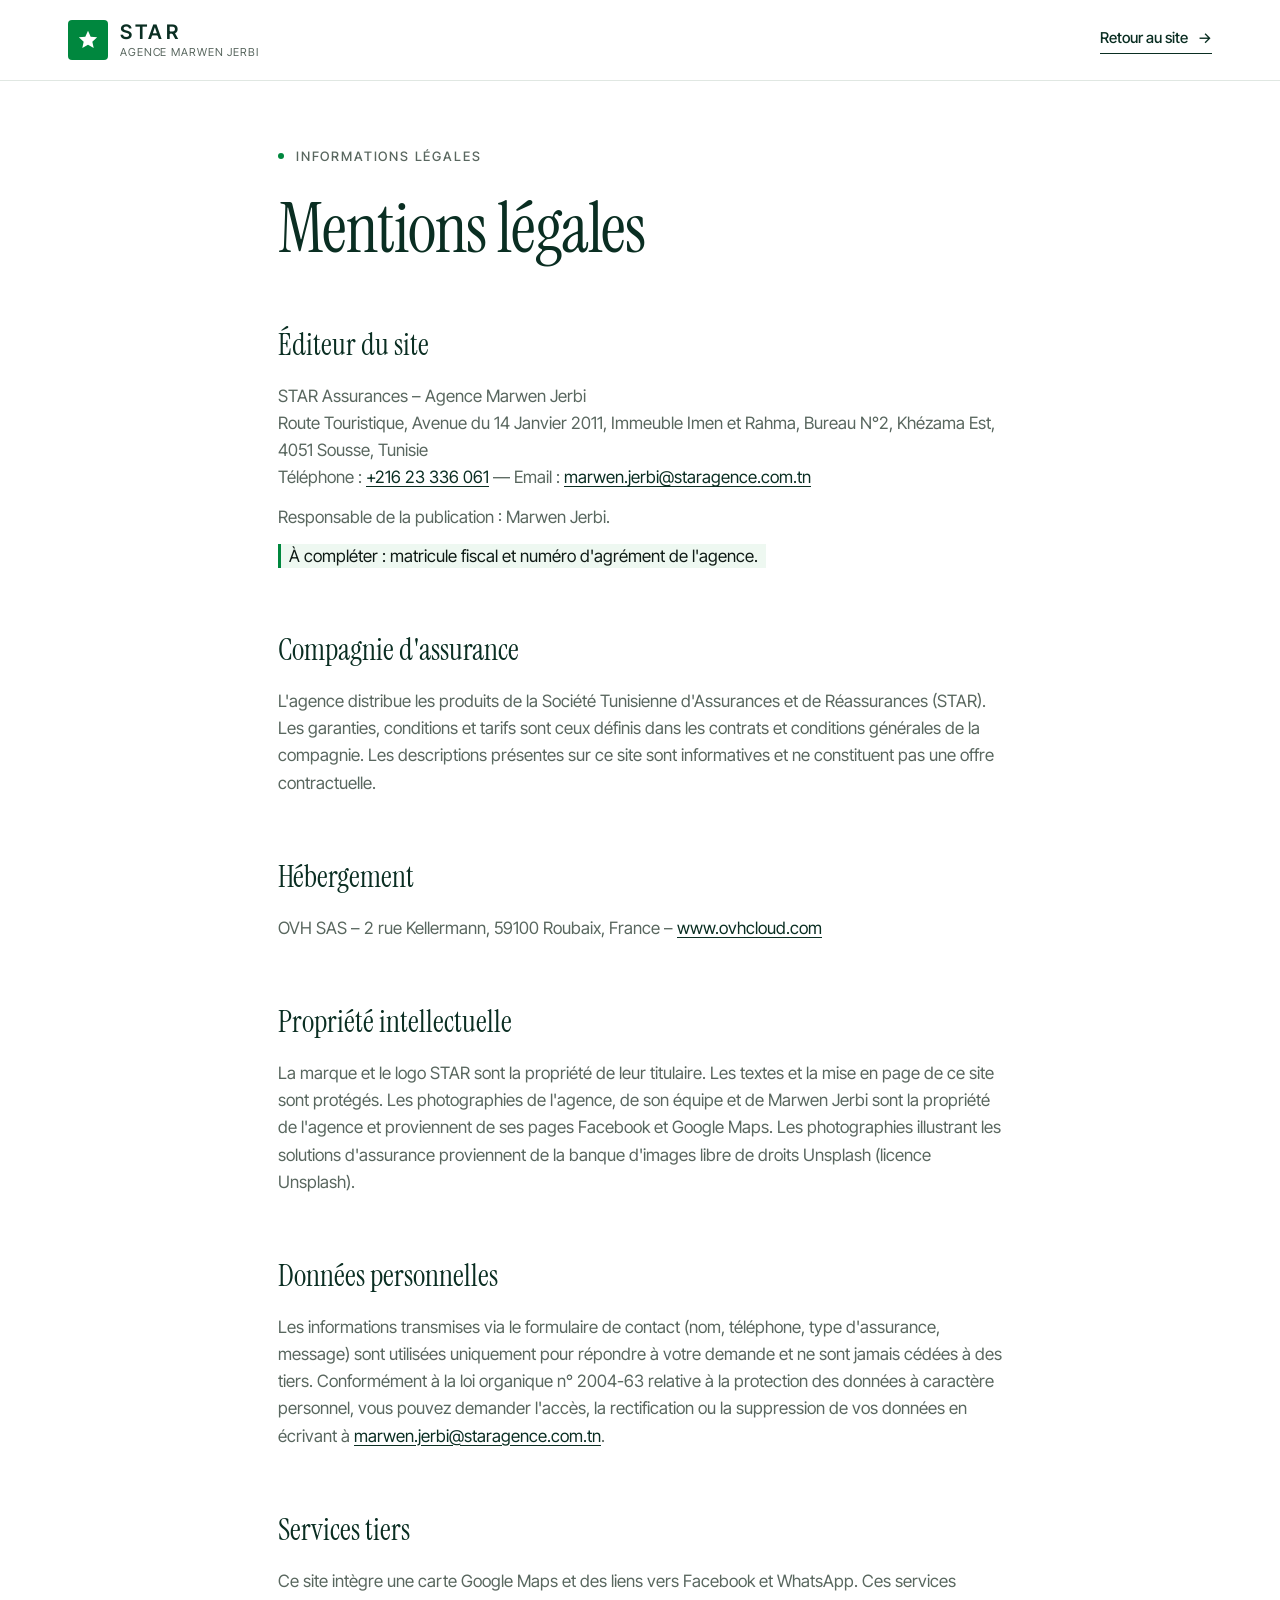
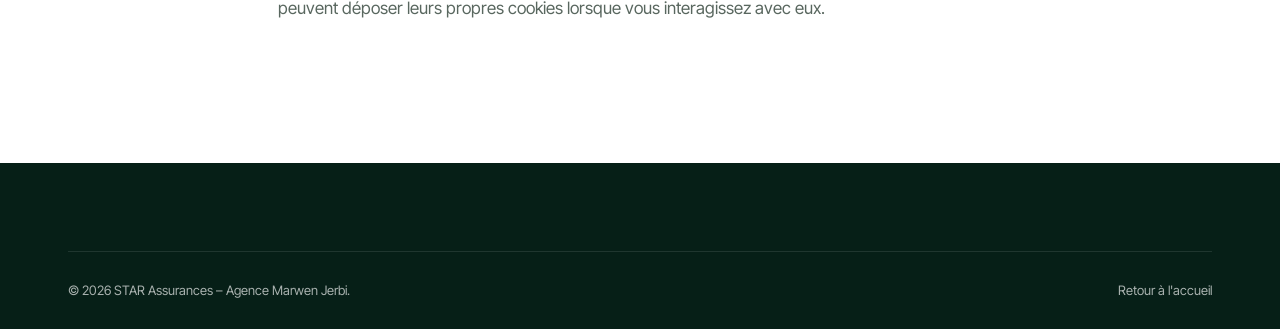
<file: mentions-legales.html>
<!doctype html>
<html lang="fr">
<head>
  <meta charset="utf-8">
  <meta name="viewport" content="width=device-width, initial-scale=1">
  <title>Mentions légales | STAR Assurances – Agence Marwen Jerbi</title>
  <meta name="description" content="Mentions légales et politique de confidentialité du site de l'agence STAR Assurances Marwen Jerbi, Khézama Est, Sousse.">
  <meta name="robots" content="noindex, follow">
  <link rel="icon" href="assets/img/favicon.svg" type="image/svg+xml">
  <link rel="preconnect" href="https://fonts.googleapis.com">
  <link rel="preconnect" href="https://fonts.gstatic.com" crossorigin>
  <link href="https://fonts.googleapis.com/css2?family=Instrument+Serif:ital@0;1&family=Inter+Tight:wght@400;500;600&display=swap" rel="stylesheet">
  <link rel="stylesheet" href="assets/css/styles.css">
  <style>
    .legal { padding: 140px 0 var(--section-y); }
    .legal .container { max-width: 820px; }
    .legal h2 { font-family: var(--font-display); font-weight: 400; font-size: 30px; color: var(--deep); margin: 56px 0 14px; }
    .legal p, .legal li { color: var(--muted); }
    .legal p + p { margin-top: 12px; }
    .legal a { color: var(--deep); text-decoration: underline; text-underline-offset: 3px; }
    .legal .todo { background: #EEF8F1; border-left: 3px solid var(--accent); padding: 2px 8px; color: var(--ink); }
    .legal-header { position: absolute; inset: 0 0 auto 0; border-bottom: 1px solid var(--line); }
    .legal-header .header__inner { height: 80px; }
  </style>
</head>
<body>
  <header class="legal-header">
    <div class="container header__inner">
      <a href="index.html" class="brand" aria-label="Retour à l'accueil">
        <span class="brand__mark" aria-hidden="true"><svg viewBox="0 0 32 32"><path d="M16 2.5l3.9 8.6 9.4 1-7 6.4 2 9.2L16 22.9l-8.3 4.8 2-9.2-7-6.4 9.4-1z"/></svg></span>
        <span class="brand__text"><span class="brand__name">STAR</span><span class="brand__sub">Agence Marwen Jerbi</span></span>
      </a>
      <a href="index.html" class="link-arrow">Retour au site</a>
    </div>
  </header>

  <main class="legal">
    <div class="container">
      <p class="eyebrow"><span class="eyebrow__dot"></span>Informations légales</p>
      <h1 class="section-title">Mentions légales</h1>

      <h2>Éditeur du site</h2>
      <p>STAR Assurances – Agence Marwen Jerbi<br>
      Route Touristique, Avenue du 14 Janvier 2011, Immeuble Imen et Rahma, Bureau N°2, Khézama Est, 4051 Sousse, Tunisie<br>
      Téléphone : <a href="tel:+21623336061">+216 23 336 061</a> — Email : <a href="mailto:marwen.jerbi@staragence.com.tn">marwen.jerbi@staragence.com.tn</a></p>
      <p>Responsable de la publication : Marwen Jerbi.</p>
      <p><span class="todo">À compléter : matricule fiscal et numéro d'agrément de l'agence.</span></p>

      <h2>Compagnie d'assurance</h2>
      <p>L'agence distribue les produits de la Société Tunisienne d'Assurances et de Réassurances (STAR). Les garanties, conditions et tarifs sont ceux définis dans les contrats et conditions générales de la compagnie. Les descriptions présentes sur ce site sont informatives et ne constituent pas une offre contractuelle.</p>

      <h2>Hébergement</h2>
      <p>OVH SAS – 2 rue Kellermann, 59100 Roubaix, France – <a href="https://www.ovhcloud.com" target="_blank" rel="noopener">www.ovhcloud.com</a></p>

      <h2>Propriété intellectuelle</h2>
      <p>La marque et le logo STAR sont la propriété de leur titulaire. Les textes et la mise en page de ce site sont protégés. Les photographies de l'agence, de son équipe et de Marwen Jerbi sont la propriété de l'agence et proviennent de ses pages Facebook et Google Maps. Les photographies illustrant les solutions d'assurance proviennent de la banque d'images libre de droits Unsplash (licence Unsplash).</p>

      <h2>Données personnelles</h2>
      <p>Les informations transmises via le formulaire de contact (nom, téléphone, type d'assurance, message) sont utilisées uniquement pour répondre à votre demande et ne sont jamais cédées à des tiers. Conformément à la loi organique n° 2004-63 relative à la protection des données à caractère personnel, vous pouvez demander l'accès, la rectification ou la suppression de vos données en écrivant à <a href="mailto:marwen.jerbi@staragence.com.tn">marwen.jerbi@staragence.com.tn</a>.</p>

      <h2>Services tiers</h2>
      <p>Ce site intègre une carte Google Maps et des liens vers Facebook et WhatsApp. Ces services peuvent déposer leurs propres cookies lorsque vous interagissez avec eux.</p>
    </div>
  </main>

  <footer class="footer">
    <div class="container">
      <div class="footer__bottom">
        <p>© <span data-year>2026</span> STAR Assurances – Agence Marwen Jerbi.</p>
        <a href="index.html">Retour à l'accueil</a>
      </div>
    </div>
  </footer>
  <script>document.querySelectorAll('[data-year]').forEach(e => e.textContent = new Date().getFullYear());</script>
</body>
</html>
</file>
<file: assets/css/styles.css>
/* =========================================================
   STAR Assurances – Agence Marwen Jerbi
   Design system & styles
   ========================================================= */

/* ---------- Tokens ---------- */
:root {
  --accent: #00873E;
  --accent-dark: #006A30;
  --accent-light: #5FD08A;
  --deep: #0A2E22;
  --deep-2: #134231;
  --deep-soft: #3D5A4D;
  --ink: #0F1A15;
  --muted: #59675F;
  --line: #E0E7E2;
  --grey: #F2F6F3;
  --white: #FFFFFF;
  --wa: #1FAF5B;

  --font-display: "Instrument Serif", "Times New Roman", serif;
  --font-body: "Inter Tight", system-ui, -apple-system, "Segoe UI", sans-serif;

  --radius: 4px;
  --radius-lg: 8px;
  --container: 1240px;
  --gutter: clamp(20px, 4vw, 48px);
  --section-y: clamp(88px, 11vw, 160px);

  --ease: cubic-bezier(.2, .7, .2, 1);
  --shadow: 0 30px 60px -30px rgba(10,46,34, .35);
}

/* ---------- Reset ---------- */
*, *::before, *::after { box-sizing: border-box; }
html { scroll-behavior: smooth; scroll-padding-top: 88px; -webkit-text-size-adjust: 100%; }
body {
  margin: 0;
  font-family: var(--font-body);
  font-size: 17px;
  line-height: 1.6;
  color: var(--ink);
  background: var(--white);
  -webkit-font-smoothing: antialiased;
  text-rendering: optimizeLegibility;
}
img { display: block; max-width: 100%; height: auto; }
a { color: inherit; text-decoration: none; }
ul, ol { margin: 0; padding: 0; list-style: none; }
h1, h2, h3, h4, p, dl, dd, blockquote, figure { margin: 0; }
button { font: inherit; color: inherit; background: none; border: 0; cursor: pointer; padding: 0; }
address { font-style: normal; }
:focus-visible { outline: 2px solid var(--accent); outline-offset: 3px; }
::selection { background: var(--accent); color: #fff; }

.skip-link {
  position: absolute; left: 16px; top: -60px; z-index: 200;
  background: var(--deep); color: #fff; padding: 10px 16px; border-radius: var(--radius);
}
.skip-link:focus { top: 16px; }

.container { width: 100%; max-width: var(--container); margin-inline: auto; padding-inline: var(--gutter); }
.section { padding-block: var(--section-y); }
.section--grey { background: var(--grey); }
.section--deep { background: var(--deep); color: #fff; }

/* ---------- Typography ---------- */
.eyebrow {
  display: inline-flex; align-items: center; gap: 12px;
  font-size: 13px; font-weight: 500; letter-spacing: .14em; text-transform: uppercase;
  color: var(--deep-soft);
  margin-bottom: 28px;
}
.eyebrow--light { color: rgba(255,255,255,.78); }
.eyebrow__dot { width: 6px; height: 6px; background: var(--accent); border-radius: 50%; }
.eyebrow__num {
  font-family: var(--font-display); font-size: 15px; letter-spacing: 0; color: var(--accent);
  padding-right: 12px; border-right: 1px solid currentColor; border-color: var(--line);
}
.section--deep .eyebrow__num { border-color: rgba(255,255,255,.2); }

.section-title {
  font-family: var(--font-display);
  font-weight: 400;
  font-size: clamp(40px, 5.4vw, 76px);
  line-height: 1.02;
  letter-spacing: -.015em;
  color: var(--deep);
}
.section-title em, .hero__title em { font-style: italic; color: var(--accent); }
.section--deep .section-title { color: #fff; }

.section-head {
  display: grid; grid-template-columns: 1.3fr 1fr; align-items: end; gap: 48px;
  margin-bottom: clamp(56px, 7vw, 96px);
}
.section-intro { color: var(--muted); font-size: 18px; max-width: 420px; justify-self: end; }
.section-head--light .section-intro { color: rgba(255,255,255,.7); }

/* ---------- Buttons ---------- */
.btn {
  --bg: var(--deep); --fg: #fff;
  position: relative; display: inline-flex; align-items: center; justify-content: center; gap: 12px;
  height: 56px; padding: 0 28px;
  background: var(--bg); color: var(--fg);
  font-size: 15px; font-weight: 500; letter-spacing: .01em;
  border-radius: var(--radius);
  border: 1px solid transparent;
  overflow: hidden; isolation: isolate;
  transition: background .35s var(--ease), color .35s var(--ease), border-color .35s var(--ease), transform .35s var(--ease);
}
.btn svg { width: 18px; height: 18px; fill: none; stroke: currentColor; stroke-width: 1.6; transition: transform .35s var(--ease); }
.btn:hover svg { transform: translateX(4px); }
.btn--sm { height: 44px; padding: 0 20px; font-size: 14px; }
.btn--block { width: 100%; }
.btn--accent { --bg: var(--accent); }
.btn--accent:hover { --bg: var(--accent-dark); }
.btn--deep:hover { --bg: var(--deep-2); }
.btn--ghost-light { --bg: transparent; border-color: rgba(255,255,255,.4); }
.btn--ghost-light:hover { --bg: #fff; --fg: var(--deep); border-color: #fff; }
.btn--whatsapp { --bg: var(--wa); width: 100%; }
.btn--whatsapp svg { fill: currentColor; stroke: none; width: 22px; height: 22px; }
.btn--whatsapp:hover { --bg: #189a4f; }
.btn--whatsapp:hover svg { transform: none; }

.link-arrow {
  display: inline-flex; align-items: center; gap: 10px;
  font-size: 15px; font-weight: 500; color: var(--deep);
  padding-bottom: 4px;
  background: linear-gradient(var(--accent), var(--accent)) left bottom / 0 1px no-repeat,
              linear-gradient(currentColor, currentColor) left bottom / 100% 1px no-repeat;
  background-size: 0 1px, 100% 1px;
  transition: background-size .45s var(--ease), color .3s;
}
.link-arrow::after { content: "→"; transition: transform .35s var(--ease); }
.link-arrow:hover { color: var(--accent); background-size: 100% 1px, 100% 1px; }
.link-arrow:hover::after { transform: translateX(4px); }
.link-arrow--sm { font-size: 14px; margin-top: 10px; }

/* ---------- Brand ---------- */
.brand { display: inline-flex; align-items: center; gap: 12px; }
.brand__mark {
  width: 40px; height: 40px; display: grid; place-items: center;
  background: var(--accent); border-radius: var(--radius);
}
.brand__mark svg { width: 22px; height: 22px; fill: #fff; }
.brand__text { display: flex; flex-direction: column; line-height: 1; }
.brand__name { font-weight: 600; font-size: 20px; letter-spacing: .16em; color: var(--deep); }
.brand__sub { font-size: 11px; letter-spacing: .08em; text-transform: uppercase; color: var(--muted); margin-top: 5px; }
.brand--light .brand__name { color: #fff; }
.brand--light .brand__sub { color: rgba(255,255,255,.6); }

/* ---------- Header ---------- */
.header {
  position: fixed; inset: 0 0 auto 0; z-index: 100;
  transition: background .4s var(--ease), box-shadow .4s var(--ease), transform .4s var(--ease);
}
.header__inner { display: flex; align-items: center; justify-content: space-between; height: 88px; transition: height .4s var(--ease); }
.header .brand__name { color: #fff; }
.header .brand__sub { color: rgba(255,255,255,.7); }
.header.is-scrolled { background: rgba(255,255,255,.94); backdrop-filter: saturate(180%) blur(14px); -webkit-backdrop-filter: saturate(180%) blur(14px); box-shadow: 0 1px 0 var(--line); }
.header.is-scrolled .header__inner { height: 72px; }
.header.is-scrolled .brand__name { color: var(--deep); }
.header.is-scrolled .brand__sub { color: var(--muted); }

.nav { display: flex; align-items: center; gap: 36px; }
.nav__list { display: flex; gap: 32px; }
.nav__link { position: relative; font-size: 15px; color: rgba(255,255,255,.88); padding: 6px 0; transition: color .3s; }
.nav__link::after {
  content: ""; position: absolute; left: 0; bottom: 0; width: 100%; height: 1px; background: var(--accent);
  transform: scaleX(0); transform-origin: right; transition: transform .4s var(--ease);
}
.nav__link:hover::after, .nav__link.is-current::after { transform: scaleX(1); transform-origin: left; }
.nav__link:hover { color: #fff; }
.nav__phone { display: inline-flex; align-items: center; gap: 8px; font-size: 14px; color: #fff; font-weight: 500; }
.nav__phone svg { width: 16px; height: 16px; fill: var(--accent); }
.header.is-scrolled .nav__link { color: var(--ink); }
.header.is-scrolled .nav__link:hover { color: var(--accent); }
.header.is-scrolled .nav__phone { color: var(--deep); }

.burger { display: none; width: 44px; height: 44px; position: relative; }
.burger span { position: absolute; left: 10px; right: 10px; height: 1.5px; background: #fff; transition: transform .4s var(--ease), top .4s var(--ease), background .3s; }
.burger span:nth-child(1) { top: 17px; }
.burger span:nth-child(2) { top: 26px; }
.header.is-scrolled .burger span, .header.menu-open .burger span { background: var(--deep); }
.burger[aria-expanded="true"] span:nth-child(1) { top: 21px; transform: rotate(45deg); }
.burger[aria-expanded="true"] span:nth-child(2) { top: 21px; transform: rotate(-45deg); }

/* ---------- Hero (cinematic, centered editorial) ---------- */
.hero {
  --cream: #F2EBDD;
  position: relative; min-height: 100svh;
  display: flex; flex-direction: column;
  background: var(--deep); color: var(--cream); overflow: hidden;
  text-align: center;
}
.hero__media { position: absolute; inset: 0; }
.hero__media img { width: 100%; height: 100%; object-fit: cover; object-position: center; transform: scale(1.08); animation: heroZoom 2.8s var(--ease) forwards; }
.hero__media::before { /* cinematic vignette */
  content: ""; position: absolute; inset: 0; z-index: 1;
  background:
    radial-gradient(ellipse 70% 60% at 50% 48%, rgba(6,31,23,.55) 0%, rgba(6,31,23,.2) 60%, transparent 100%),
    linear-gradient(180deg, rgba(6,31,23,.75) 0%, rgba(6,31,23,.35) 30%, rgba(6,31,23,.45) 65%, rgba(6,31,23,.95) 100%);
}
.hero__media::after { /* film grain-like fine lines */
  content: ""; position: absolute; inset: 0; z-index: 1; opacity: .5;
  background: repeating-linear-gradient(0deg, rgba(255,255,255,.015) 0 1px, transparent 1px 3px);
}
@keyframes heroZoom { to { transform: scale(1); } }

.hero__center {
  position: relative; z-index: 2; flex: 1;
  display: flex; flex-direction: column; align-items: center; justify-content: center;
  padding-top: 130px; padding-bottom: 40px;
}
.hero__ornament { display: flex; align-items: center; gap: 16px; margin-bottom: 22px; }
.hero__ornament-line { width: 64px; height: 1px; background: linear-gradient(90deg, transparent, rgba(242,235,221,.6)); }
.hero__ornament-line:last-child { transform: scaleX(-1); }
.hero__ornament-star {
  width: 38px; height: 38px; border-radius: 50%; border: 1px solid rgba(242,235,221,.45);
  display: grid; place-items: center;
}
.hero__ornament-star svg { width: 16px; height: 16px; fill: var(--accent-light); }
.hero__kicker {
  font-size: 12px; letter-spacing: .32em; text-transform: uppercase; color: rgba(242,235,221,.75);
  margin-bottom: clamp(24px, 3vw, 40px);
}
.hero__kicker span { color: var(--accent-light); margin: 0 .4em; }

.hero__title {
  font-family: "Bodoni Moda", var(--font-display); font-weight: 400;
  display: flex; flex-direction: column; align-items: center;
  line-height: .9; margin-bottom: clamp(24px, 3vw, 36px);
}
.hero__caps {
  font-size: clamp(30px, 5.4vw, 84px); letter-spacing: .14em; text-transform: uppercase;
  font-variation-settings: "opsz" 96;
}
.hero__script {
  font-family: "Bodoni Moda", var(--font-display); font-style: italic;
  font-size: clamp(64px, 12.5vw, 196px); letter-spacing: -.02em; line-height: .95;
  color: var(--cream);
  margin: -.08em 0 -.04em;
  background: linear-gradient(100deg, #F2EBDD 20%, #BFE9CF 50%, #F2EBDD 80%);
  -webkit-background-clip: text; background-clip: text; -webkit-text-fill-color: transparent;
  padding: 0 .1em .08em;
}
.hero__caps--sub { font-size: clamp(18px, 2.4vw, 34px); letter-spacing: .42em; margin-top: .3em; color: rgba(242,235,221,.9); padding-left: .42em; }

.hero__lead { font-size: clamp(16px, 1.3vw, 19px); color: rgba(242,235,221,.78); max-width: 460px; margin: 0 auto clamp(32px, 4vw, 44px); }
.hero__actions { display: flex; flex-wrap: wrap; justify-content: center; gap: 14px; }

/* Pill buttons */
.pill {
  display: inline-flex; align-items: center; gap: 14px;
  height: 58px; padding: 0 10px 0 28px; border-radius: 999px;
  font-size: 15px; font-weight: 500; letter-spacing: .01em;
  border: 1px solid transparent;
  transition: background .4s var(--ease), color .4s var(--ease), border-color .4s var(--ease), transform .4s var(--ease);
}
.pill--light { background: var(--cream, #F2EBDD); color: var(--deep); }
.pill--light:hover { background: #fff; transform: translateY(-2px); }
.pill__icon {
  width: 40px; height: 40px; border-radius: 50%; background: var(--accent); color: #fff;
  display: grid; place-items: center; transition: transform .45s var(--ease);
}
.pill__icon svg { width: 16px; height: 16px; fill: none; stroke: currentColor; stroke-width: 1.8; }
.pill:hover .pill__icon { transform: rotate(45deg); }
.pill--ghost { padding: 0 28px; color: var(--cream, #F2EBDD); border-color: rgba(242,235,221,.38); backdrop-filter: blur(6px); -webkit-backdrop-filter: blur(6px); background: rgba(242,235,221,.04); }
.pill--ghost:hover { border-color: var(--cream, #F2EBDD); background: rgba(242,235,221,.1); }

/* Bottom meta row */
.hero__meta {
  position: relative; z-index: 2;
  display: grid; grid-template-columns: 1fr auto 1fr; align-items: end;
  padding-bottom: 28px; text-align: left;
}
.hero__meta-item { display: flex; flex-direction: column; gap: 4px; }
.hero__meta-item--right { text-align: right; align-items: flex-end; }
.hero__meta-label { font-size: 11px; letter-spacing: .24em; text-transform: uppercase; color: rgba(242,235,221,.55); }
.hero__meta-value { font-family: "Bodoni Moda", var(--font-display); font-size: 20px; color: var(--cream); transition: color .3s; }
.hero__meta-item:hover .hero__meta-value { color: var(--accent-light); }
.hero__scroll { width: 26px; height: 42px; border: 1px solid rgba(242,235,221,.45); border-radius: 13px; position: relative; justify-self: center; }
.hero__scroll span { position: absolute; left: 50%; top: 8px; width: 2px; height: 8px; margin-left: -1px; border-radius: 1px; background: var(--cream); animation: scrollDot 2s var(--ease) infinite; }
@keyframes scrollDot { 0% { opacity: 0; transform: translateY(0); } 30% { opacity: 1; } 100% { opacity: 0; transform: translateY(14px); } }

.hero__strip { position: relative; z-index: 2; border-top: 1px solid rgba(255,255,255,.14); background: rgba(10,46,34,.6); backdrop-filter: blur(8px); -webkit-backdrop-filter: blur(8px); }
.hero__strip-inner { display: flex; justify-content: space-between; gap: 24px; padding-block: 22px; font-size: 14px; color: rgba(255,255,255,.75); letter-spacing: .02em; }
.hero__strip-inner span { display: inline-flex; align-items: center; gap: 10px; }
.hero__strip-inner span::before { content: ""; width: 5px; height: 5px; background: var(--accent); transform: rotate(45deg); }

/* ---------- Solutions (editorial index) ---------- */
.solutions__layout { display: grid; grid-template-columns: 5fr 7fr; gap: clamp(40px, 6vw, 96px); align-items: start; }
.solutions__visual { position: sticky; top: 112px; }
.solutions__frame {
  position: relative; aspect-ratio: 4 / 5; overflow: hidden; border-radius: var(--radius); background: var(--grey);
}
.solutions__frame img {
  position: absolute; inset: 0; width: 100%; height: 100%; object-fit: cover;
  opacity: 0; transform: scale(1.05);
  transition: opacity .8s var(--ease), transform 1.4s var(--ease);
}
.solutions__frame img.is-active { opacity: 1; transform: scale(1); }
.solutions__frame::after { content: ""; position: absolute; inset: auto 0 0 0; height: 4px; background: var(--accent); z-index: 2; }
.solutions__caption { display: flex; align-items: center; gap: 16px; margin-top: 20px; font-size: 13px; letter-spacing: .12em; text-transform: uppercase; color: var(--muted); }
.solutions__caption-num { font-family: var(--font-display); font-size: 28px; color: var(--deep); letter-spacing: 0; }
.solutions__caption-line { flex: 1; height: 1px; background: var(--line); }

.solutions__list { border-top: 1px solid var(--line); counter-reset: s; }
.solution {
  position: relative; border-bottom: 1px solid var(--line);
  padding: 28px 0; cursor: default;
  transition: padding .5s var(--ease);
}
.solution::before {
  content: ""; position: absolute; left: 0; top: -1px; height: 1px; width: 100%; background: var(--deep);
  transform: scaleX(0); transform-origin: left; transition: transform .7s var(--ease);
}
.solution.is-active::before { transform: scaleX(1); }
.solution__thumb { display: none; }
.solution__head { display: flex; align-items: baseline; gap: 24px; }
.solution__num { font-family: var(--font-display); font-size: 18px; color: var(--muted); min-width: 28px; transition: color .4s; }
.solution__title {
  font-family: var(--font-display); font-weight: 400;
  font-size: clamp(26px, 2.6vw, 38px); line-height: 1.1; color: var(--deep);
  transition: color .4s, transform .5s var(--ease);
}
.solution__brand { display: inline-block; font-family: var(--font-body); font-size: 12px; font-weight: 600; letter-spacing: .14em; color: var(--accent); vertical-align: middle; margin-left: 8px; padding: 4px 8px; border: 1px solid rgba(0,135,62,.3); border-radius: 2px; transform: translateY(-4px); }
.solution__body {
  display: grid; grid-template-rows: 0fr; opacity: 0;
  padding-left: 52px;
  transition: grid-template-rows .6s var(--ease), opacity .5s var(--ease), margin .6s var(--ease);
}
.solution__body > * { min-height: 0; overflow: hidden; }
.solution__body { grid-template-rows: 0fr 0fr; }
.solution__body p { color: var(--muted); max-width: 520px; }
.solution.is-active .solution__body { grid-template-rows: 1fr 1fr; opacity: 1; margin-top: 14px; }
.solution.is-active .solution__body .link-arrow { margin-top: 18px; }
.solution.is-active .solution__num { color: var(--accent); }
.solution:not(.is-active):hover .solution__title { transform: translateX(6px); }

/* ---------- Agency ---------- */
.agency__grid { display: grid; grid-template-columns: 1fr 1.1fr; gap: clamp(48px, 7vw, 112px); align-items: center; }
.agency__media { position: relative; }
.agency__media img { width: 100%; aspect-ratio: 4 / 5; object-fit: cover; border-radius: var(--radius); }
.agency__badge {
  position: absolute; right: -28px; bottom: 48px;
  display: flex; align-items: center; gap: 14px;
  padding: 20px 24px; background: var(--deep); color: #fff; border-radius: var(--radius);
  box-shadow: var(--shadow); font-size: 13px; line-height: 1.35; color: rgba(255,255,255,.75);
}
.agency__badge strong { color: #fff; font-weight: 600; font-size: 15px; }
.agency__badge svg { width: 30px; height: 30px; fill: var(--accent); flex: none; }
.agency__lead { font-size: 19px; color: var(--muted); margin: 32px 0 40px; max-width: 540px; }

.pillars { border-top: 1px solid var(--line); }
.pillar { display: grid; grid-template-columns: 240px 1fr; gap: 24px; padding: 18px 0; border-bottom: 1px solid var(--line); transition: padding .4s var(--ease); }
.pillar:hover { padding-left: 8px; }
.pillar__k { font-weight: 600; color: var(--deep); font-size: 16px; display: flex; align-items: center; gap: 12px; }
.pillar__k::before { content: ""; width: 14px; height: 1px; background: var(--accent); flex: none; }
.pillar__v { color: var(--muted); font-size: 15px; }

.team { display: grid; grid-template-columns: 1.3fr 1fr; gap: 24px; margin-top: clamp(72px, 9vw, 120px); }
.person {
  display: grid; grid-template-columns: 180px 1fr; gap: 36px; align-items: center;
  background: #fff; padding: 36px; border-radius: var(--radius); border: 1px solid var(--line);
}
.person__portrait {
  aspect-ratio: 1; border-radius: var(--radius); overflow: hidden;
  background: radial-gradient(120% 120% at 30% 20%, var(--deep-2), var(--deep));
  display: grid; place-items: center; position: relative;
}
.person__portrait::after { content: ""; position: absolute; inset: 10px; border: 1px solid rgba(255,255,255,.18); border-radius: 2px; }
.person__portrait span { font-family: var(--font-display); font-size: 64px; color: #fff; font-style: italic; }
.person__portrait img { width: 100%; height: 100%; object-fit: cover; }
.person__role { font-size: 12px; letter-spacing: .14em; text-transform: uppercase; color: var(--accent); font-weight: 600; margin-bottom: 8px; }
.person__name { font-family: var(--font-display); font-weight: 400; font-size: 40px; line-height: 1; color: var(--deep); margin-bottom: 16px; }
.person__quote { color: var(--muted); font-size: 16px; }
.team__note { background: var(--deep); color: rgba(255,255,255,.75); padding: 36px; border-radius: var(--radius); display: flex; flex-direction: column; gap: 16px; }
.team__title { font-family: var(--font-display); font-weight: 400; font-size: 30px; color: #fff; line-height: 1.1; }
.team__note .link-arrow { color: #fff; margin-top: auto; align-self: flex-start; }
.team__note .link-arrow:hover { color: #fff; }

/* ---------- Why ---------- */
.why { position: relative; overflow: hidden; }
.why::before { /* large discreet star watermark */
  content: ""; position: absolute; right: -8%; top: -10%; width: 620px; height: 620px; opacity: .04;
  background: no-repeat center / contain url("data:image/svg+xml,%3Csvg xmlns='http://www.w3.org/2000/svg' viewBox='0 0 32 32'%3E%3Cpath fill='%23fff' d='M16 2.5l3.9 8.6 9.4 1-7 6.4 2 9.2L16 22.9l-8.3 4.8 2-9.2-7-6.4 9.4-1z'/%3E%3C/svg%3E");
  pointer-events: none;
}
.why__grid { display: grid; grid-template-columns: repeat(4, 1fr); border-top: 1px solid rgba(255,255,255,.16); position: relative; }
.why__item { padding: 40px 32px 8px 0; position: relative; }
.why__item + .why__item { padding-left: 32px; border-left: 1px solid rgba(255,255,255,.16); }
.why__item::before {
  content: ""; position: absolute; top: -1px; left: 0; width: 0; height: 2px; background: var(--accent); transition: width .7s var(--ease);
}
.why__item:hover::before { width: 100%; }
.why__num { display: block; font-family: var(--font-display); font-size: 64px; line-height: 1; color: var(--accent); margin-bottom: 32px; font-style: italic; }
.why__item h3 { font-family: var(--font-display); font-weight: 400; font-size: 26px; line-height: 1.15; margin-bottom: 14px; color: #fff; }
.why__item p { color: rgba(255,255,255,.66); font-size: 15px; }

/* ---------- Contact ---------- */
.contact__grid { display: grid; grid-template-columns: 1fr 1fr; gap: clamp(32px, 5vw, 72px); align-items: start; }
.coords { border-top: 1px solid var(--line); margin-bottom: 28px; }
.coords__row { display: grid; grid-template-columns: 120px 1fr; gap: 20px; padding: 20px 0; border-bottom: 1px solid var(--line); }
.coords dt { font-size: 12px; letter-spacing: .14em; text-transform: uppercase; color: var(--muted); padding-top: 3px; }
.coords dd { color: var(--deep); font-size: 16px; }
.coords dd > a:not(.link-arrow) { transition: color .3s; word-break: break-word; }
.coords dd > a:not(.link-arrow):hover { color: var(--accent); }
.coords dd > a[href^="tel"] { font-family: var(--font-display); font-size: 28px; line-height: 1; }
.social { display: inline-flex; align-items: center; gap: 10px; }
.social svg { width: 18px; height: 18px; fill: none; stroke: currentColor; stroke-width: 1.5; }
.map { margin-top: 28px; aspect-ratio: 16 / 10; border-radius: var(--radius); overflow: hidden; border: 1px solid var(--line); background: var(--grey); }
.map iframe { width: 100%; height: 100%; border: 0; filter: grayscale(.85) contrast(1.05); transition: filter .6s var(--ease); }
.map:hover iframe { filter: none; }

.form {
  position: relative; background: var(--grey); padding: clamp(28px, 4vw, 48px); border-radius: var(--radius);
  border-top: 3px solid var(--accent);
}
.form__title { font-family: var(--font-display); font-weight: 400; font-size: 36px; color: var(--deep); line-height: 1.1; }
.form__hint { color: var(--muted); font-size: 15px; margin: 10px 0 32px; }
.field { margin-bottom: 20px; }
.field label { display: block; font-size: 13px; font-weight: 500; color: var(--deep); margin-bottom: 8px; letter-spacing: .01em; }
.field input, .field select, .field textarea {
  width: 100%; font: inherit; font-size: 16px; color: var(--ink);
  background: #fff; border: 1px solid var(--line); border-radius: var(--radius);
  padding: 14px 16px; transition: border-color .3s, box-shadow .3s;
  appearance: none; -webkit-appearance: none;
}
.field textarea { resize: vertical; min-height: 120px; }
.field input::placeholder, .field textarea::placeholder { color: #9AA2B1; }
.field input:hover, .field select:hover, .field textarea:hover { border-color: #C9CED8; }
.field input:focus, .field select:focus, .field textarea:focus { outline: none; border-color: var(--deep); box-shadow: 0 0 0 3px rgba(10,46,34,.08); }
.field.has-error input, .field.has-error select, .field.has-error textarea { border-color: var(--accent); }
.field__error { font-size: 13px; color: var(--accent); min-height: 0; margin-top: 6px; }
.field__error:empty { display: none; }
.select { position: relative; }
.select::after { content: ""; position: absolute; right: 18px; top: 50%; width: 8px; height: 8px; border-right: 1.5px solid var(--deep); border-bottom: 1.5px solid var(--deep); transform: translateY(-70%) rotate(45deg); pointer-events: none; }
.select select { padding-right: 44px; cursor: pointer; }
.select select:invalid { color: #9AA2B1; }

.form__submit { margin-top: 8px; }
.spinner { display: none; width: 18px; height: 18px; border: 2px solid rgba(255,255,255,.35); border-top-color: #fff; border-radius: 50%; animation: spin .8s linear infinite; }
.form.is-loading .spinner { display: inline-block; }
.form.is-loading .form__submit { pointer-events: none; opacity: .85; }
@keyframes spin { to { transform: rotate(360deg); } }
.form__legal { font-size: 12px; color: var(--muted); margin-top: 14px; }
.form__legal a { text-decoration: underline; text-underline-offset: 2px; }

.form__success {
  position: absolute; inset: 0; z-index: 2; background: var(--grey); border-radius: var(--radius);
  display: flex; flex-direction: column; align-items: flex-start; justify-content: center; gap: 14px;
  padding: clamp(28px, 4vw, 48px);
  animation: fadeUp .6s var(--ease);
}
.form__success[hidden] { display: none; }
.form__success h3 { font-family: var(--font-display); font-weight: 400; font-size: 36px; color: var(--deep); line-height: 1.1; }
.form__success p { color: var(--muted); max-width: 420px; }
.form__actions { display: grid; gap: 10px; width: 100%; max-width: 360px; margin: 6px 0 4px; }
.form__success-icon { width: 56px; height: 56px; border-radius: 50%; background: var(--deep); display: grid; place-items: center; }
.form__success-icon svg { width: 26px; height: 26px; fill: none; stroke: #fff; stroke-width: 2; stroke-dasharray: 24; stroke-dashoffset: 24; animation: draw .6s .2s var(--ease) forwards; }
@keyframes draw { to { stroke-dashoffset: 0; } }
@keyframes fadeUp { from { opacity: 0; transform: translateY(12px); } to { opacity: 1; transform: none; } }

/* ---------- Footer ---------- */
.footer { background: #061F17; color: rgba(255,255,255,.65); padding-top: 88px; font-size: 15px; }
.footer__top { display: grid; grid-template-columns: 1.6fr 1fr 1.3fr 1fr; gap: 48px; padding-bottom: 64px; }
.footer__brand p { margin-top: 24px; max-width: 360px; }
.footer__col h4 { font-size: 12px; letter-spacing: .14em; text-transform: uppercase; color: #fff; font-weight: 600; margin-bottom: 20px; }
.footer__col li + li { margin-top: 10px; }
.footer__col a { transition: color .3s; word-break: break-word; }
.footer__col a:hover { color: #fff; }
.footer__bottom { display: flex; justify-content: space-between; gap: 24px; flex-wrap: wrap; border-top: 1px solid rgba(255,255,255,.1); padding-block: 28px; font-size: 13px; }
.footer__bottom a:hover { color: #fff; }


/* ---------- Reveal ---------- */
.reveal { opacity: 0; transform: translateY(24px); transition: opacity .9s var(--ease), transform .9s var(--ease); transition-delay: var(--d, 0s); }
.reveal.is-in { opacity: 1; transform: none; }
.no-js .reveal { opacity: 1; transform: none; }

/* ---------- Responsive ---------- */
@media (max-width: 1100px) {
  .nav__phone { display: none; }
  .hero__strip-inner span:nth-child(4) { display: none; }
  .pillar { grid-template-columns: 1fr; gap: 4px; }
  .footer__top { grid-template-columns: 1fr 1fr; }
}

@media (max-width: 900px) {
  body { font-size: 16px; }
  .burger { display: block; z-index: 2; }
  .nav {
    position: fixed; inset: 0; background: #fff; flex-direction: column; align-items: flex-start; justify-content: center;
    gap: 40px; padding: 100px var(--gutter) 40px;
    opacity: 0; visibility: hidden; transition: opacity .4s var(--ease), visibility .4s;
  }
  .header.menu-open .nav { opacity: 1; visibility: visible; }
  .header.menu-open .brand__name { color: var(--deep); }
  .header.menu-open .brand__sub { color: var(--muted); }
  .header .brand { position: relative; z-index: 2; }
  .nav__list { flex-direction: column; gap: 4px; }
  .nav__link { font-family: var(--font-display); font-size: 44px; color: var(--deep); line-height: 1.2; }
  .nav__phone { display: inline-flex; color: var(--deep); font-size: 18px; }
  .nav__cta { height: 56px; padding: 0 28px; font-size: 15px; }

  .hero__center { padding-top: 120px; }
  .hero__meta { grid-template-columns: 1fr 1fr; }
  .hero__scroll { display: none; }
  .hero__meta-value { font-size: 17px; }
  .hero__strip-inner { overflow-x: auto; justify-content: flex-start; scrollbar-width: none; }
  .hero__strip-inner span { white-space: nowrap; }

  .section-head { grid-template-columns: 1fr; gap: 20px; }
  .section-intro { justify-self: start; }

  .solutions__layout { grid-template-columns: 1fr; }
  .solutions__visual { display: none; }
  .solution { padding: 24px 0 28px; }
  .solution__thumb {
    display: block; width: 100%; aspect-ratio: 16 / 9; object-fit: cover; border-radius: var(--radius); margin-bottom: 20px;
  }
  .solution__body, .solution.is-active .solution__body { grid-template-rows: 1fr 1fr; opacity: 1; margin-top: 12px; padding-left: 0; }
  .solution__body .link-arrow { margin-top: 16px; }
  .solution__head { gap: 14px; }

  .agency__grid { grid-template-columns: 1fr; }
  .agency__media img { aspect-ratio: 4 / 3; }
  .agency__badge { right: 16px; bottom: 16px; }
  .team { grid-template-columns: 1fr; }

  .why__grid { grid-template-columns: 1fr 1fr; }
  .why__item:nth-child(3) { border-left: 0; padding-left: 0; }
  .why__item:nth-child(n+3) { border-top: 1px solid rgba(255,255,255,.16); }

  .contact__grid { grid-template-columns: 1fr; }
}

@media (max-width: 600px) {
  .hero__actions { flex-direction: column; width: 100%; max-width: 340px; }
  .pill { justify-content: space-between; }
  .pill--ghost { justify-content: center; }
  .hero__kicker { letter-spacing: .2em; font-size: 11px; }
  .hero__kicker span { display: block; height: 0; overflow: hidden; }
  .hero__caps--sub { letter-spacing: .28em; padding-left: .28em; }
  .person { grid-template-columns: 1fr; gap: 24px; padding: 28px; }
  .person__portrait { width: 120px; }
  .person__portrait span { font-size: 44px; }
  .why__grid { grid-template-columns: 1fr; }
  .why__item, .why__item + .why__item { padding: 32px 0 16px; border-left: 0; }
  .why__item + .why__item { border-top: 1px solid rgba(255,255,255,.16); }
  .why__num { font-size: 48px; margin-bottom: 18px; }
  .coords__row { grid-template-columns: 1fr; gap: 6px; }
  .footer__top { grid-template-columns: 1fr; gap: 36px; }
  .solution__brand { margin: 8px 0 0; display: table; transform: none; }
}

@media (prefers-reduced-motion: reduce) {
  html { scroll-behavior: auto; }
  *, *::before, *::after { animation-duration: .01ms !important; animation-iteration-count: 1 !important; transition-duration: .01ms !important; }
  .reveal { opacity: 1; transform: none; }
}

/* ---------- Green palette: accents on dark backgrounds ---------- */
.section--deep .section-title em { color: var(--accent-light); }
.why__num { color: var(--accent-light); }
.agency__badge svg { fill: var(--accent-light); }
.nav__phone svg { fill: var(--accent-light); }
.header.is-scrolled .nav__phone svg { fill: var(--accent); }
.person__portrait img { position: absolute; inset: 0; z-index: 1; }


/* ---------- Real agency photos ---------- */
.person__portrait img { object-position: center 12%; }
.agency__media img { object-position: 60% center; }

.awards { display: grid; grid-template-columns: 1.5fr 1fr; gap: clamp(32px, 5vw, 72px); align-items: center; margin-top: 24px; }
.awards__media { border-radius: var(--radius); overflow: hidden; background: #111; }
.awards__media img { width: 100%; aspect-ratio: 2 / 1; object-fit: cover; transition: transform 1.2s var(--ease); }
.awards__media:hover img { transform: scale(1.03); }
.awards__title { color: var(--deep); font-size: clamp(30px, 3vw, 42px); margin-bottom: 16px; }
.awards__title em { font-style: italic; color: var(--accent); }
.awards__text p:last-child { color: var(--muted); }

.facade { margin: 28px 0 0; }
.facade img { width: 100%; aspect-ratio: 16 / 10; object-fit: cover; border-radius: var(--radius); }
.facade figcaption { font-size: 14px; color: var(--muted); margin-top: 10px; display: flex; align-items: center; gap: 10px; }
.facade figcaption::before { content: ""; width: 14px; height: 1px; background: var(--accent); flex: none; }

@media (max-width: 900px) {
  .awards { grid-template-columns: 1fr; }
}

/* ---------- Extra contact details & Google rating ---------- */
.coords__more { font-size: 14px; color: var(--muted); margin-top: 8px; }
.coords__more a { color: var(--deep); transition: color .3s; white-space: nowrap; }
.coords__more a:hover, .coords__mail:hover { color: var(--accent); }
.coords__mail { display: inline-block; margin-top: 8px; font-size: 15px; word-break: break-word; transition: color .3s; }

.rating { display: inline-flex; align-items: center; gap: 10px; color: var(--deep); }
.rating__score { font-family: var(--font-display); font-size: 28px; line-height: 1; }
.rating__stars { color: #E8B33A; letter-spacing: 2px; font-size: 15px; }
.rating__count { font-size: 14px; color: var(--muted); transition: color .3s; }
.rating:hover .rating__count { color: var(--accent); }
.rating--block { margin: -16px 0 36px; padding: 12px 18px; border: 1px solid var(--line); border-radius: 999px; background: #fff; }

.footer__place { display: block; color: #fff; font-weight: 500; font-size: 13px; letter-spacing: .06em; margin-bottom: 2px; }

/* Solution illustrations on mobile: taller crop centred on the drawing */
@media (max-width: 900px) {
  .solution__thumb { aspect-ratio: 4 / 3; object-position: center; }
}

/* ---------- Two agency maps (tabs) ---------- */
.maps { margin-top: 28px; }
.maps__tabs { display: grid; grid-template-columns: 1fr 1fr; gap: 6px; padding: 6px; background: var(--grey); border-radius: 999px; margin-bottom: 12px; }
.maps__tab {
  display: flex; flex-direction: column; align-items: center; line-height: 1.2;
  padding: 10px 14px; border-radius: 999px; font-size: 15px; font-weight: 500; color: var(--deep);
  transition: background .35s var(--ease), color .35s var(--ease);
}
.maps__tab span { font-size: 12px; font-weight: 400; color: var(--muted); transition: color .35s; }
.maps__tab:hover { background: rgba(0,135,62,.08); }
.maps__tab.is-active { background: var(--deep); color: #fff; }
.maps__tab.is-active span { color: rgba(255,255,255,.7); }
.maps .map { margin-top: 0; }
.maps .map[hidden] { display: none; }
.maps__links { display: flex; flex-wrap: wrap; gap: 8px 24px; margin-top: 4px; }
.facade figcaption { display: block; }
.facade figcaption::before { display: inline-block; vertical-align: middle; margin-right: 10px; }

/* =========================================================
   Quick contact: "Appelez-nous" + WhatsApp
   ========================================================= */
.quick {
  position: fixed; right: 24px; bottom: 24px; z-index: 90;
  display: flex; flex-direction: column; align-items: flex-end; gap: 10px;
  opacity: 0; transform: translateY(16px); pointer-events: none;
  transition: opacity .4s var(--ease), transform .4s var(--ease);
}
.show-wa .quick { opacity: 1; transform: none; pointer-events: auto; }
.quick__btn {
  display: inline-flex; align-items: center; gap: 10px;
  height: 54px; padding: 0 22px 0 18px; border-radius: 999px;
  color: #fff; font-weight: 500; font-size: 15px;
  box-shadow: 0 14px 30px -12px rgba(6,31,23,.55);
  transition: background .3s var(--ease), color .3s var(--ease), transform .3s var(--ease), box-shadow .3s var(--ease);
  -webkit-tap-highlight-color: transparent;
}
.quick__btn svg { width: 22px; height: 22px; fill: currentColor; flex: none; }
.quick__btn--call { background: var(--deep); }
.quick__btn--wa { background: var(--wa); }
@media (hover: hover) {
  .quick__btn:hover { transform: translateY(-3px); }
  .quick__btn--call:hover { background: var(--accent); }
  .quick__btn--wa:hover { background: #128C4A; }
}
.quick__btn--call:active { background: var(--accent); transform: scale(.96); }
.quick__btn--wa:active { background: #128C4A; transform: scale(.96); }

@media (max-width: 900px) {
  /* Mobile: always-visible bottom bar with two big buttons */
  .quick {
    left: 0; right: 0; bottom: 0; flex-direction: row; gap: 8px;
    padding: 10px 12px calc(10px + env(safe-area-inset-bottom));
    background: rgba(255,255,255,.94); backdrop-filter: blur(12px); -webkit-backdrop-filter: blur(12px);
    border-top: 1px solid var(--line);
    opacity: 1; transform: none; pointer-events: auto;
  }
  .quick__btn { flex: 1; justify-content: center; height: 50px; padding: 0 12px; box-shadow: none; }
  body { padding-bottom: calc(72px + env(safe-area-inset-bottom)); }
  .hero__meta { display: none; }
  .hero__center { padding-bottom: 64px; }
}

/* =========================================================
   Photos react to hover (desktop) and touch (mobile)
   ========================================================= */
.solution__thumb, .solutions__frame, .agency__media img, .awards__media,
.facade img, .person__portrait {
  transition: transform .45s var(--ease), box-shadow .45s var(--ease), filter .45s var(--ease);
  -webkit-tap-highlight-color: transparent;
}
@media (hover: hover) {
  .solution__thumb:hover, .agency__media img:hover, .facade img:hover, .person__portrait:hover {
    transform: translateY(-6px); box-shadow: 0 28px 50px -24px rgba(6,31,23,.55); filter: saturate(1.12) brightness(1.04);
  }
  .solutions__frame:hover { box-shadow: 0 28px 50px -24px rgba(6,31,23,.55); }
  .solutions__frame:hover img.is-active { transform: scale(1.04); }
}
.is-pressed {
  transform: scale(.97) !important;
  filter: saturate(1.15) brightness(1.06);
  box-shadow: 0 0 0 3px var(--accent), 0 18px 36px -18px rgba(6,31,23,.5) !important;
}

/* =========================================================
   Buttons change colour on hover / tap
   ========================================================= */
.btn, .pill, .maps__tab { -webkit-tap-highlight-color: transparent; }
.btn:active, .pill:active, .maps__tab:active { transform: scale(.96); }

.btn--accent:active { --bg: var(--deep); }
.btn--deep:active { --bg: var(--accent); }
.pill--light:active { background: var(--accent); color: #fff; }
.pill--light:active .pill__icon { background: var(--cream, #F2EBDD); color: var(--deep); }
.pill--ghost:active { background: var(--cream, #F2EBDD); color: var(--deep); border-color: var(--cream, #F2EBDD); }
.btn--whatsapp:active { --bg: #128C4A; }

@media (hover: hover) {
  .btn--accent:hover { --bg: var(--deep); }
  .btn--deep:hover { --bg: var(--accent); }
  .pill--light:hover { background: var(--accent); color: #fff; }
  .pill--light:hover .pill__icon { background: var(--cream, #F2EBDD); color: var(--deep); }
  .pill--ghost:hover { background: var(--cream, #F2EBDD); color: var(--deep); border-color: var(--cream, #F2EBDD); }
  .btn--whatsapp:hover { --bg: #128C4A; }
}
.hero .pill--light:active .pill__icon, .hero .pill--light:hover .pill__icon { color: var(--deep); }
</file>
